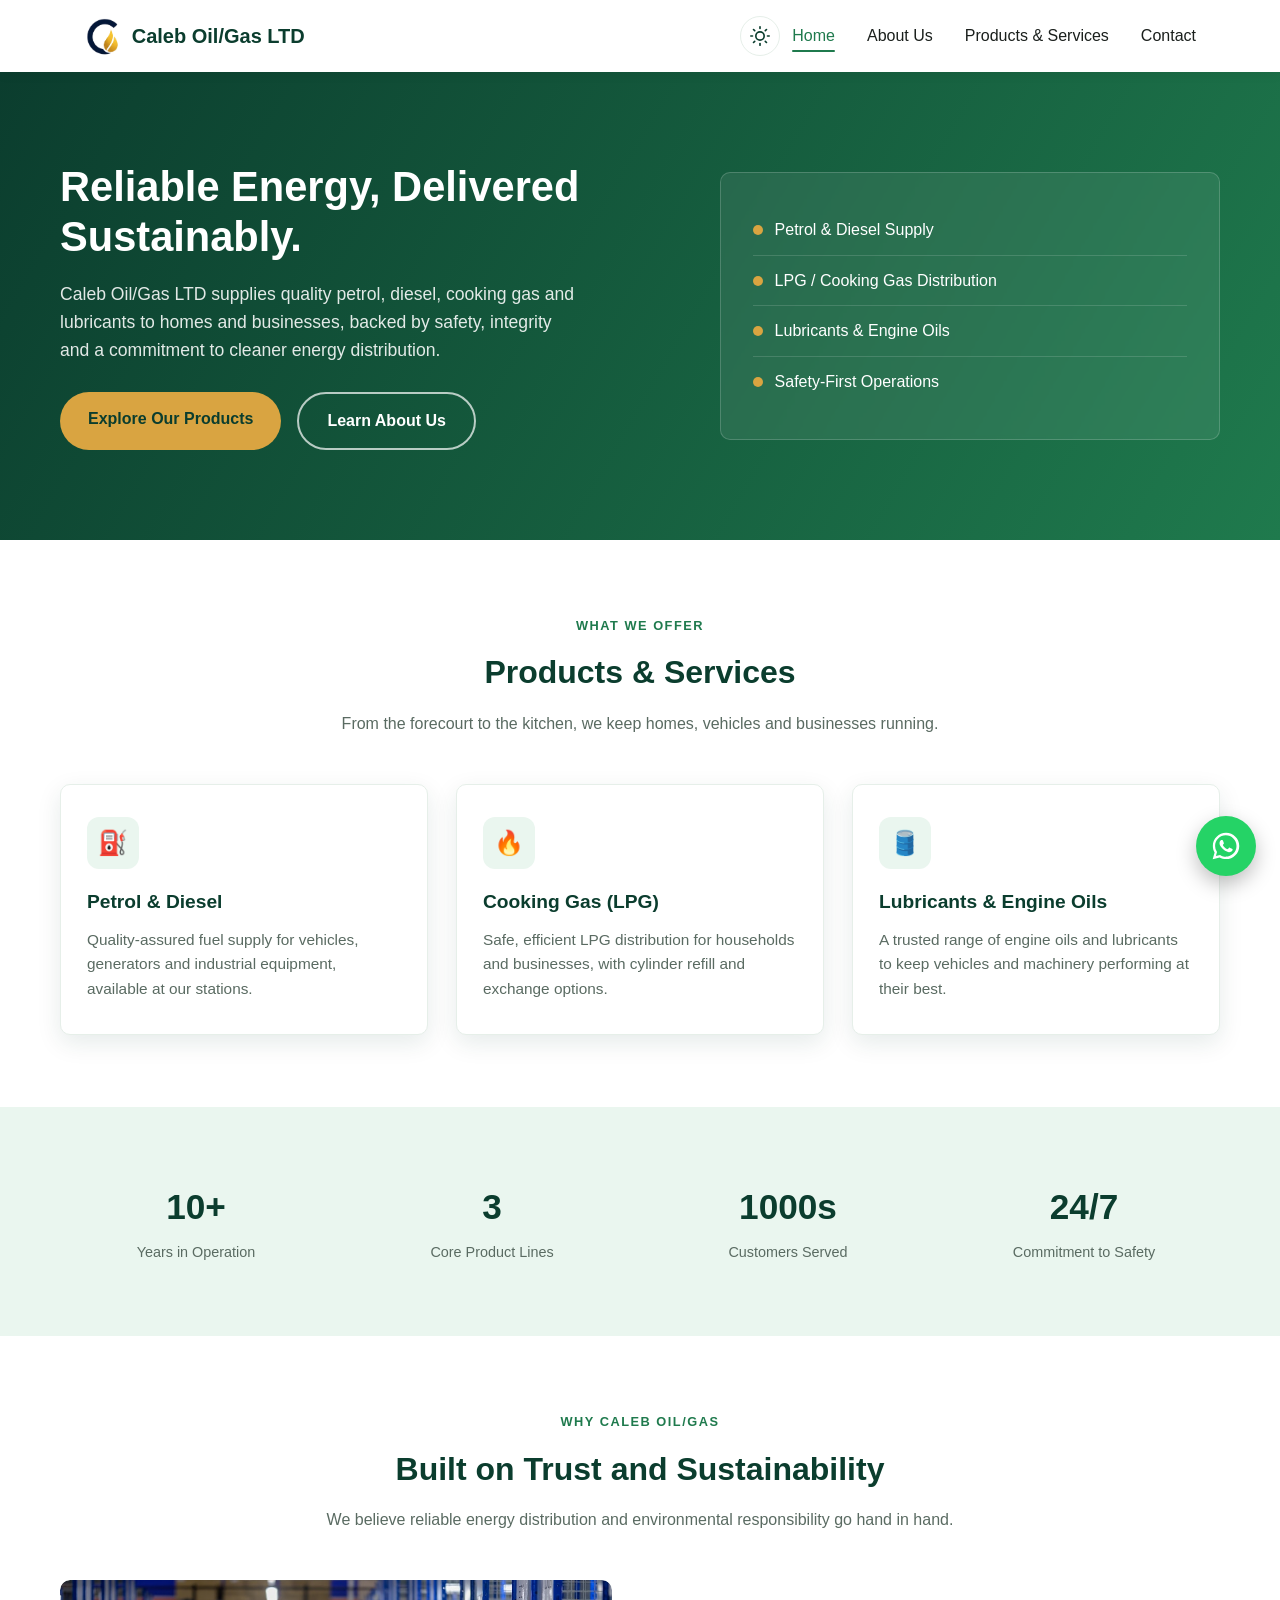
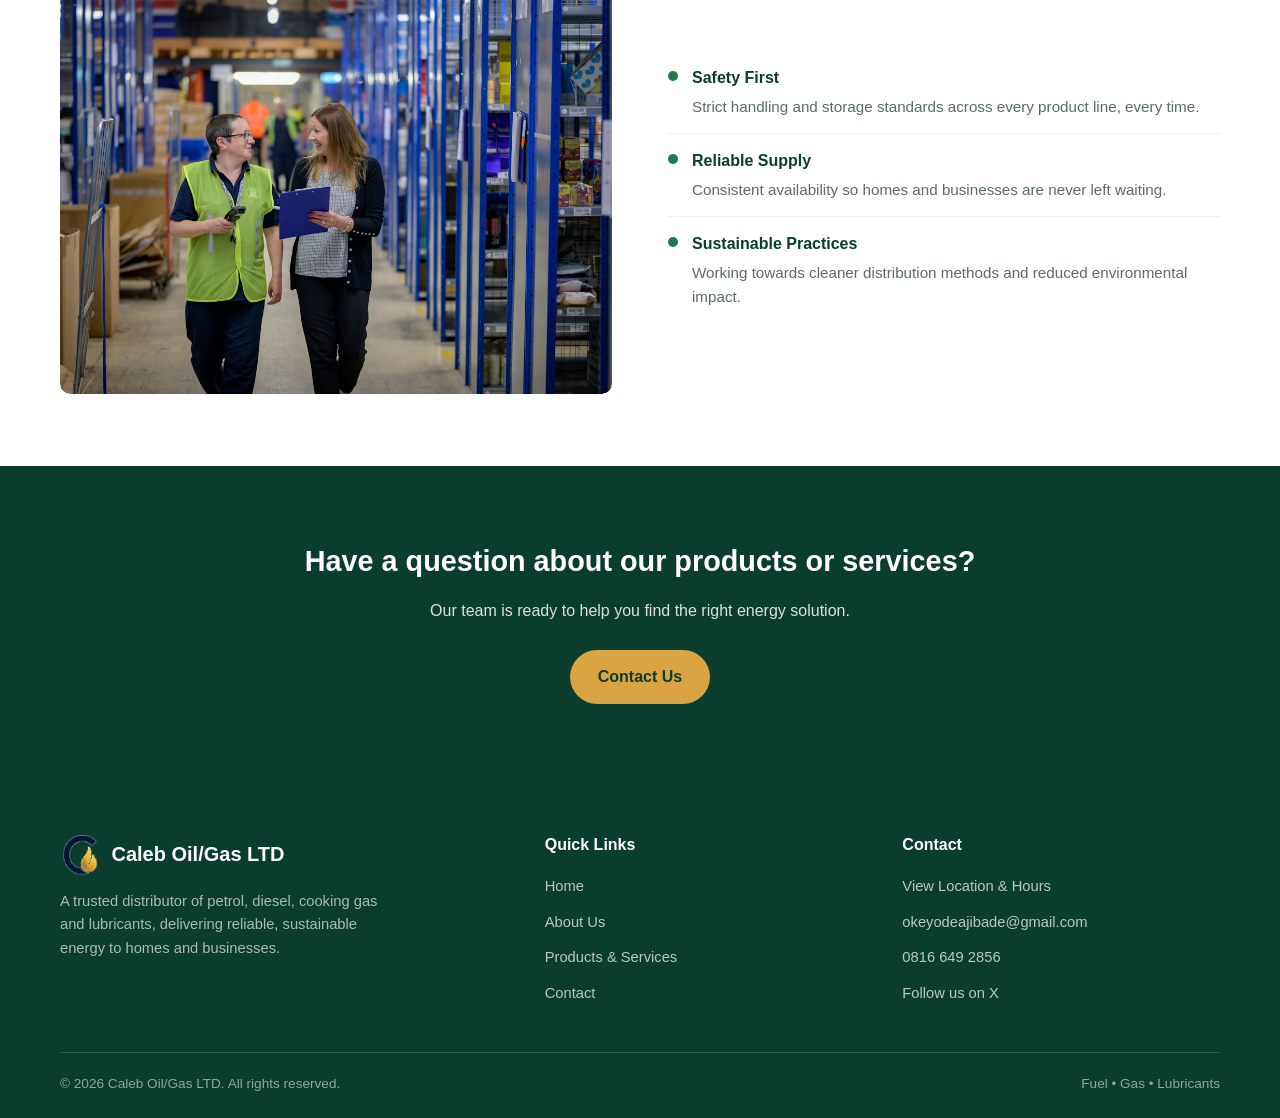
<file: index.html>
<!DOCTYPE html>
<html lang="en">
<head>
<meta charset="UTF-8" />
<script>
(function () {
  var saved = localStorage.getItem("theme");
  var theme = saved || (window.matchMedia("(prefers-color-scheme: dark)").matches ? "dark" : "light");
  document.documentElement.setAttribute("data-theme", theme);
})();
</script>
<meta name="viewport" content="width=device-width, initial-scale=1.0" />
<title>Caleb Oil/Gas LTD | Fuel, LPG &amp; Lubricants You Can Trust</title>
<meta name="description" content="Caleb Oil/Gas LTD is a trusted distributor of petrol, diesel, cooking gas (LPG) and lubricants, delivering clean, reliable energy to homes and businesses." />
<link rel="icon" type="image/png" sizes="32x32" href="assets/images/favicon-32.png" />
<link rel="icon" type="image/png" sizes="16x16" href="assets/images/favicon-16.png" />
<link rel="apple-touch-icon" href="assets/images/favicon-180.png" />
<link rel="canonical" href="https://caleb-oil-gas-ltd.netlify.app/" />
<meta property="og:type" content="website" />
<meta property="og:site_name" content="Caleb Oil/Gas LTD" />
<meta property="og:url" content="https://caleb-oil-gas-ltd.netlify.app/" />
<meta property="og:title" content="Caleb Oil/Gas LTD | Fuel, LPG & Lubricants You Can Trust" />
<meta property="og:description" content="Trusted distributor of petrol, diesel, cooking gas (LPG) and lubricants, delivering clean, reliable energy to homes and businesses." />
<meta property="og:image" content="https://caleb-oil-gas-ltd.netlify.app/assets/images/fuel-pump.jpg" />
<meta name="twitter:card" content="summary_large_image" />
<meta name="twitter:title" content="Caleb Oil/Gas LTD" />
<meta name="twitter:description" content="Trusted distributor of petrol, diesel, cooking gas (LPG) and lubricants." />
<meta name="twitter:image" content="https://caleb-oil-gas-ltd.netlify.app/assets/images/fuel-pump.jpg" />
<meta name="twitter:site" content="@aj_boyx" />
<script type="application/ld+json">
{
  "@context": "https://schema.org",
  "@type": "GasStation",
  "name": "Caleb Oil/Gas LTD",
  "description": "Distributor of petrol, diesel, cooking gas (LPG) and lubricants for homes and businesses.",
  "url": "https://caleb-oil-gas-ltd.netlify.app/",
  "telephone": "+2348166492856",
  "email": "okeyodeajibade@gmail.com",
  "image": "https://caleb-oil-gas-ltd.netlify.app/assets/images/fuel-pump.jpg",
  "address": {
    "@type": "PostalAddress",
    "streetAddress": "7 Iworoko Road",
    "addressLocality": "Ado-Ekiti",
    "addressRegion": "Ekiti State",
    "addressCountry": "NG"
  },
  "sameAs": ["https://x.com/aj_boyx"],
  "openingHours": ["Mo-Fr 07:00-19:00", "Sa 08:00-18:00", "Su 09:00-16:00"]
}
</script>
<link rel="stylesheet" href="css/style.css" />
</head>
<body>

<header class="site-header">
  <nav class="nav">
    <a href="index.html" class="brand">
      <img src="assets/images/logo-icon.png" alt="Caleb Oil/Gas LTD logo" class="brand-mark" />
      Caleb Oil/Gas LTD
    </a>
    <div class="nav-right">
      <button class="theme-toggle" aria-label="Switch to dark mode" title="Switch to dark mode">
        <svg class="icon-sun" viewBox="0 0 24 24" fill="none" stroke="currentColor" stroke-width="2" stroke-linecap="round" stroke-linejoin="round"><circle cx="12" cy="12" r="5"/><line x1="12" y1="1" x2="12" y2="3"/><line x1="12" y1="21" x2="12" y2="23"/><line x1="4.22" y1="4.22" x2="5.64" y2="5.64"/><line x1="18.36" y1="18.36" x2="19.78" y2="19.78"/><line x1="1" y1="12" x2="3" y2="12"/><line x1="21" y1="12" x2="23" y2="12"/><line x1="4.22" y1="19.78" x2="5.64" y2="18.36"/><line x1="18.36" y1="5.64" x2="19.78" y2="4.22"/></svg>
        <svg class="icon-moon" viewBox="0 0 24 24" fill="currentColor"><path d="M21 12.79A9 9 0 1111.21 3 7 7 0 0021 12.79z"/></svg>
      </button>
      <button class="menu-toggle" aria-label="Toggle menu">
        <span></span><span></span><span></span>
      </button>
      <ul class="nav-links">
        <li><a href="index.html" class="active">Home</a></li>
        <li><a href="about.html">About Us</a></li>
        <li><a href="products.html">Products &amp; Services</a></li>
        <li><a href="contact.html">Contact</a></li>
      </ul>
    </div>
  </nav>
</header>

<section class="hero">
  <div class="hero-inner">
    <div>
      <h1>Reliable Energy, Delivered Sustainably.</h1>
      <p>Caleb Oil/Gas LTD supplies quality petrol, diesel, cooking gas and lubricants to homes and businesses, backed by safety, integrity and a commitment to cleaner energy distribution.</p>
      <div class="hero-buttons">
        <a href="products.html" class="btn btn-primary">Explore Our Products</a>
        <a href="about.html" class="btn btn-outline">Learn About Us</a>
      </div>
    </div>
    <div class="hero-graphic">
      <ul>
        <li><span class="dot"></span> Petrol &amp; Diesel Supply</li>
        <li><span class="dot"></span> LPG / Cooking Gas Distribution</li>
        <li><span class="dot"></span> Lubricants &amp; Engine Oils</li>
        <li><span class="dot"></span> Safety-First Operations</li>
      </ul>
    </div>
  </div>
</section>

<section>
  <div class="section-header reveal">
    <span class="eyebrow">What We Offer</span>
    <h2>Products &amp; Services</h2>
    <p>From the forecourt to the kitchen, we keep homes, vehicles and businesses running.</p>
  </div>
  <div class="grid reveal-group">
    <div class="card reveal">
      <div class="card-icon">⛽</div>
      <h3>Petrol &amp; Diesel</h3>
      <p>Quality-assured fuel supply for vehicles, generators and industrial equipment, available at our stations.</p>
    </div>
    <div class="card reveal">
      <div class="card-icon">🔥</div>
      <h3>Cooking Gas (LPG)</h3>
      <p>Safe, efficient LPG distribution for households and businesses, with cylinder refill and exchange options.</p>
    </div>
    <div class="card reveal">
      <div class="card-icon">🛢️</div>
      <h3>Lubricants &amp; Engine Oils</h3>
      <p>A trusted range of engine oils and lubricants to keep vehicles and machinery performing at their best.</p>
    </div>
  </div>
</section>

<section class="stats">
  <div class="stats-grid reveal-group">
    <div class="reveal">
      <div class="stat-num">10+</div>
      <div class="stat-label">Years in Operation</div>
    </div>
    <div class="reveal">
      <div class="stat-num">3</div>
      <div class="stat-label">Core Product Lines</div>
    </div>
    <div class="reveal">
      <div class="stat-num">1000s</div>
      <div class="stat-label">Customers Served</div>
    </div>
    <div class="reveal">
      <div class="stat-num">24/7</div>
      <div class="stat-label">Commitment to Safety</div>
    </div>
  </div>
</section>

<section>
  <div class="section-header reveal">
    <span class="eyebrow">Why Caleb Oil/Gas</span>
    <h2>Built on Trust and Sustainability</h2>
    <p>We believe reliable energy distribution and environmental responsibility go hand in hand.</p>
  </div>
  <div class="two-col">
    <div class="img-placeholder img-photo reveal">
      <img src="assets/images/warehouse-team.jpg" alt="Caleb Oil/Gas LTD team at a distribution warehouse" loading="lazy" />
    </div>
    <ul class="value-list reveal">
      <li>
        <span class="dot" style="background:var(--green); margin-top:6px;"></span>
        <div>
          <h4>Safety First</h4>
          <p>Strict handling and storage standards across every product line, every time.</p>
        </div>
      </li>
      <li>
        <span class="dot" style="background:var(--green); margin-top:6px;"></span>
        <div>
          <h4>Reliable Supply</h4>
          <p>Consistent availability so homes and businesses are never left waiting.</p>
        </div>
      </li>
      <li>
        <span class="dot" style="background:var(--green); margin-top:6px;"></span>
        <div>
          <h4>Sustainable Practices</h4>
          <p>Working towards cleaner distribution methods and reduced environmental impact.</p>
        </div>
      </li>
    </ul>
  </div>
</section>

<section class="cta-band">
  <h2>Have a question about our products or services?</h2>
  <p>Our team is ready to help you find the right energy solution.</p>
  <a href="contact.html" class="btn btn-primary">Contact Us</a>
</section>

<footer class="site-footer">
  <div class="footer-grid">
    <div class="footer-brand">
      <a href="index.html" class="brand">
        <img src="assets/images/logo-icon.png" alt="Caleb Oil/Gas LTD logo" class="brand-mark" />
        Caleb Oil/Gas LTD
      </a>
      <p>A trusted distributor of petrol, diesel, cooking gas and lubricants, delivering reliable, sustainable energy to homes and businesses.</p>
    </div>
    <div class="footer-col">
      <h4>Quick Links</h4>
      <ul>
        <li><a href="index.html">Home</a></li>
        <li><a href="about.html">About Us</a></li>
        <li><a href="products.html">Products &amp; Services</a></li>
        <li><a href="contact.html">Contact</a></li>
      </ul>
    </div>
    <div class="footer-col">
      <h4>Contact</h4>
      <ul>
        <li><a href="contact.html">View Location &amp; Hours</a></li>
        <li><a href="mailto:okeyodeajibade@gmail.com">okeyodeajibade@gmail.com</a></li>
        <li><a href="tel:+2348166492856">0816 649 2856</a></li>
        <li><a href="https://x.com/aj_boyx?s=11" target="_blank" rel="noopener noreferrer">Follow us on X</a></li>
      </ul>
    </div>
  </div>
  <div class="footer-bottom">
    <span>© 2026 Caleb Oil/Gas LTD. All rights reserved.</span>
    <span>Fuel • Gas • Lubricants</span>
  </div>
</footer>

<a href="https://wa.me/2348166492856?text=Hello%20Caleb%20Oil%2FGas%20LTD%2C%20I%27d%20like%20to%20enquire%20about%20your%20products." class="whatsapp-float" target="_blank" rel="noopener noreferrer" aria-label="Chat with us on WhatsApp">
  <svg viewBox="0 0 24 24"><path d="M12.04 2c-5.46 0-9.91 4.45-9.91 9.91 0 1.75.46 3.45 1.32 4.95L2 22l5.25-1.38c1.45.79 3.08 1.21 4.79 1.21 5.46 0 9.91-4.45 9.91-9.91S17.5 2 12.04 2zm0 18.02c-1.48 0-2.93-.4-4.19-1.15l-.3-.18-3.12.82.83-3.04-.19-.31a8.02 8.02 0 0 1-1.24-4.25c0-4.42 3.6-8.02 8.02-8.02 4.42 0 8.02 3.6 8.02 8.02 0 4.42-3.6 8.02-8.02 8.02zm4.4-6.02c-.24-.12-1.43-.7-1.65-.78-.22-.08-.38-.12-.54.12-.16.24-.62.78-.76.94-.14.16-.28.18-.52.06-.24-.12-1.02-.38-1.94-1.2-.72-.64-1.2-1.43-1.34-1.67-.14-.24-.02-.37.1-.49.11-.11.24-.28.36-.42.12-.14.16-.24.24-.4.08-.16.04-.3-.02-.42-.06-.12-.54-1.3-.74-1.78-.2-.47-.4-.4-.54-.41h-.46c-.16 0-.42.06-.64.3-.22.24-.84.82-.84 2s.86 2.32.98 2.48c.12.16 1.7 2.6 4.12 3.64.58.25 1.03.4 1.38.51.58.18 1.11.16 1.53.1.47-.07 1.43-.58 1.63-1.15.2-.56.2-1.04.14-1.14-.06-.1-.22-.16-.46-.28z"/></svg>
</a>
<script src="js/main.js"></script>
</body>
</html>
</file>
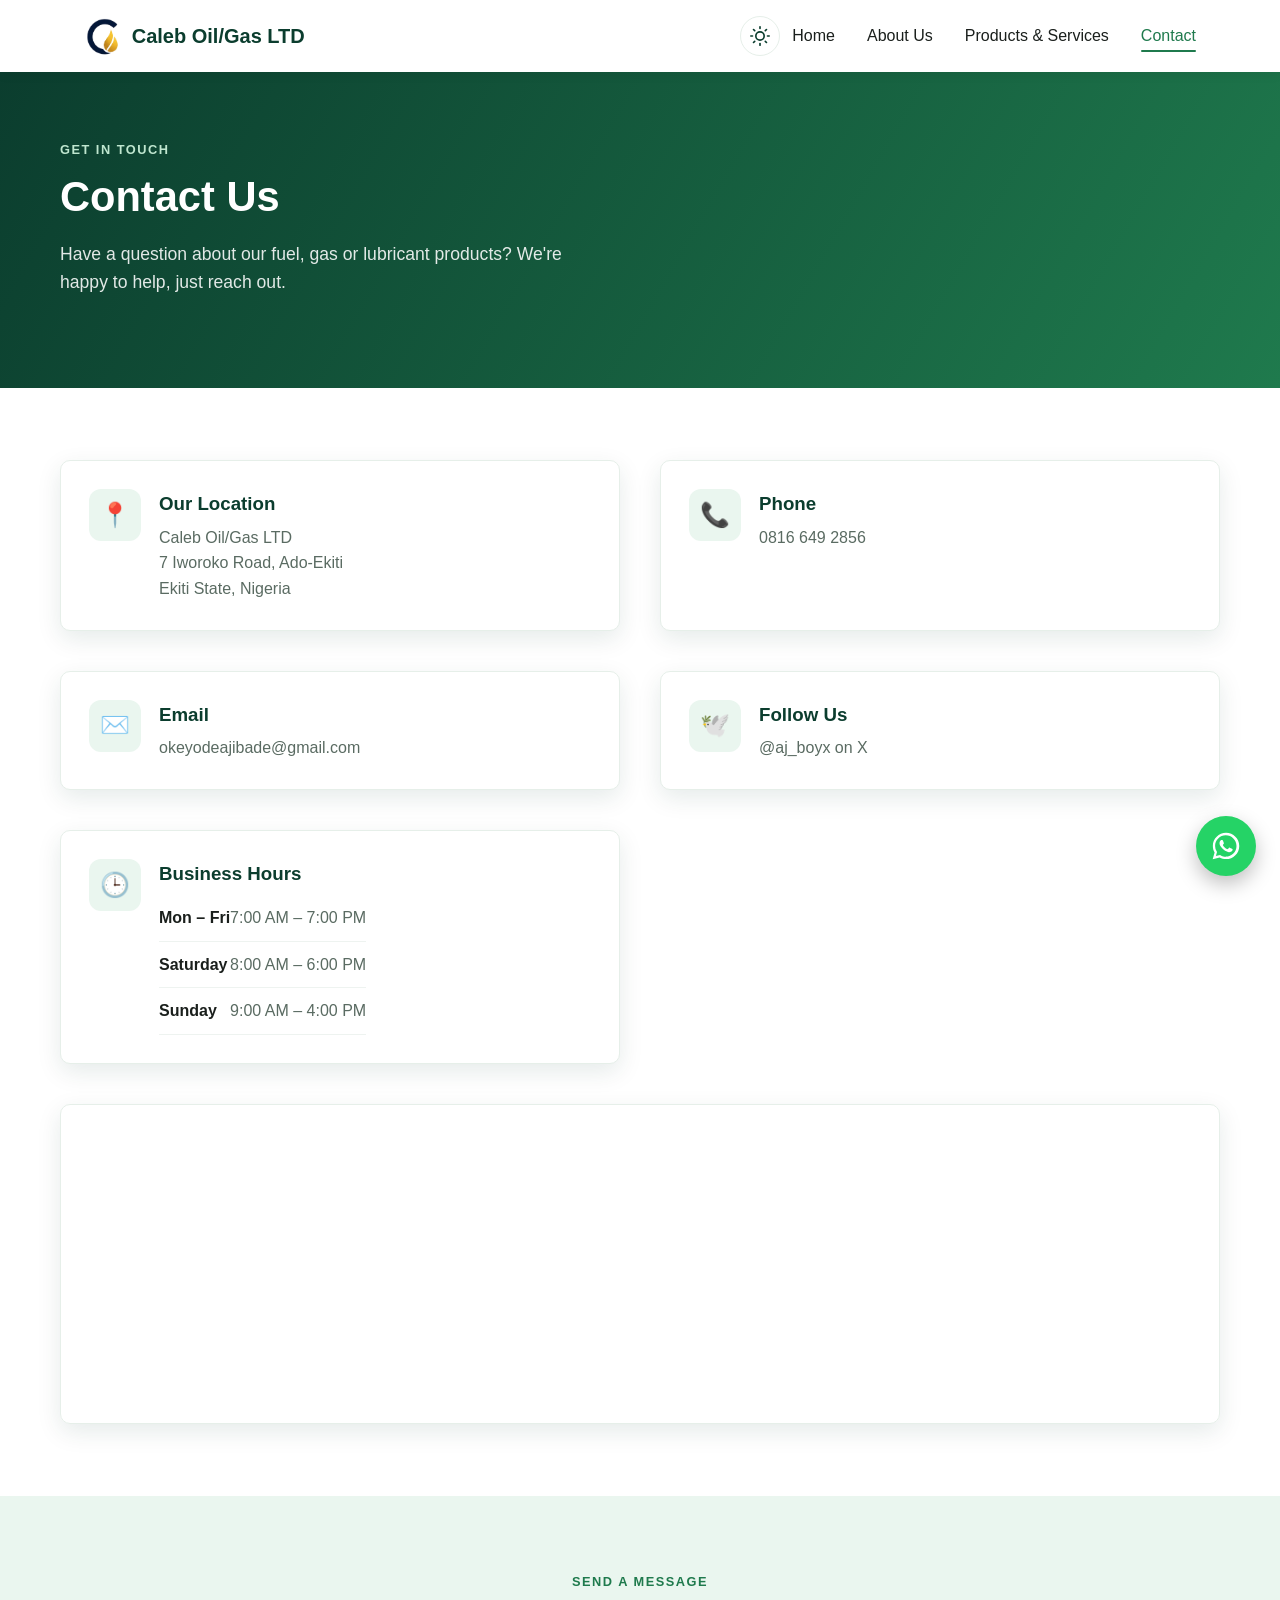
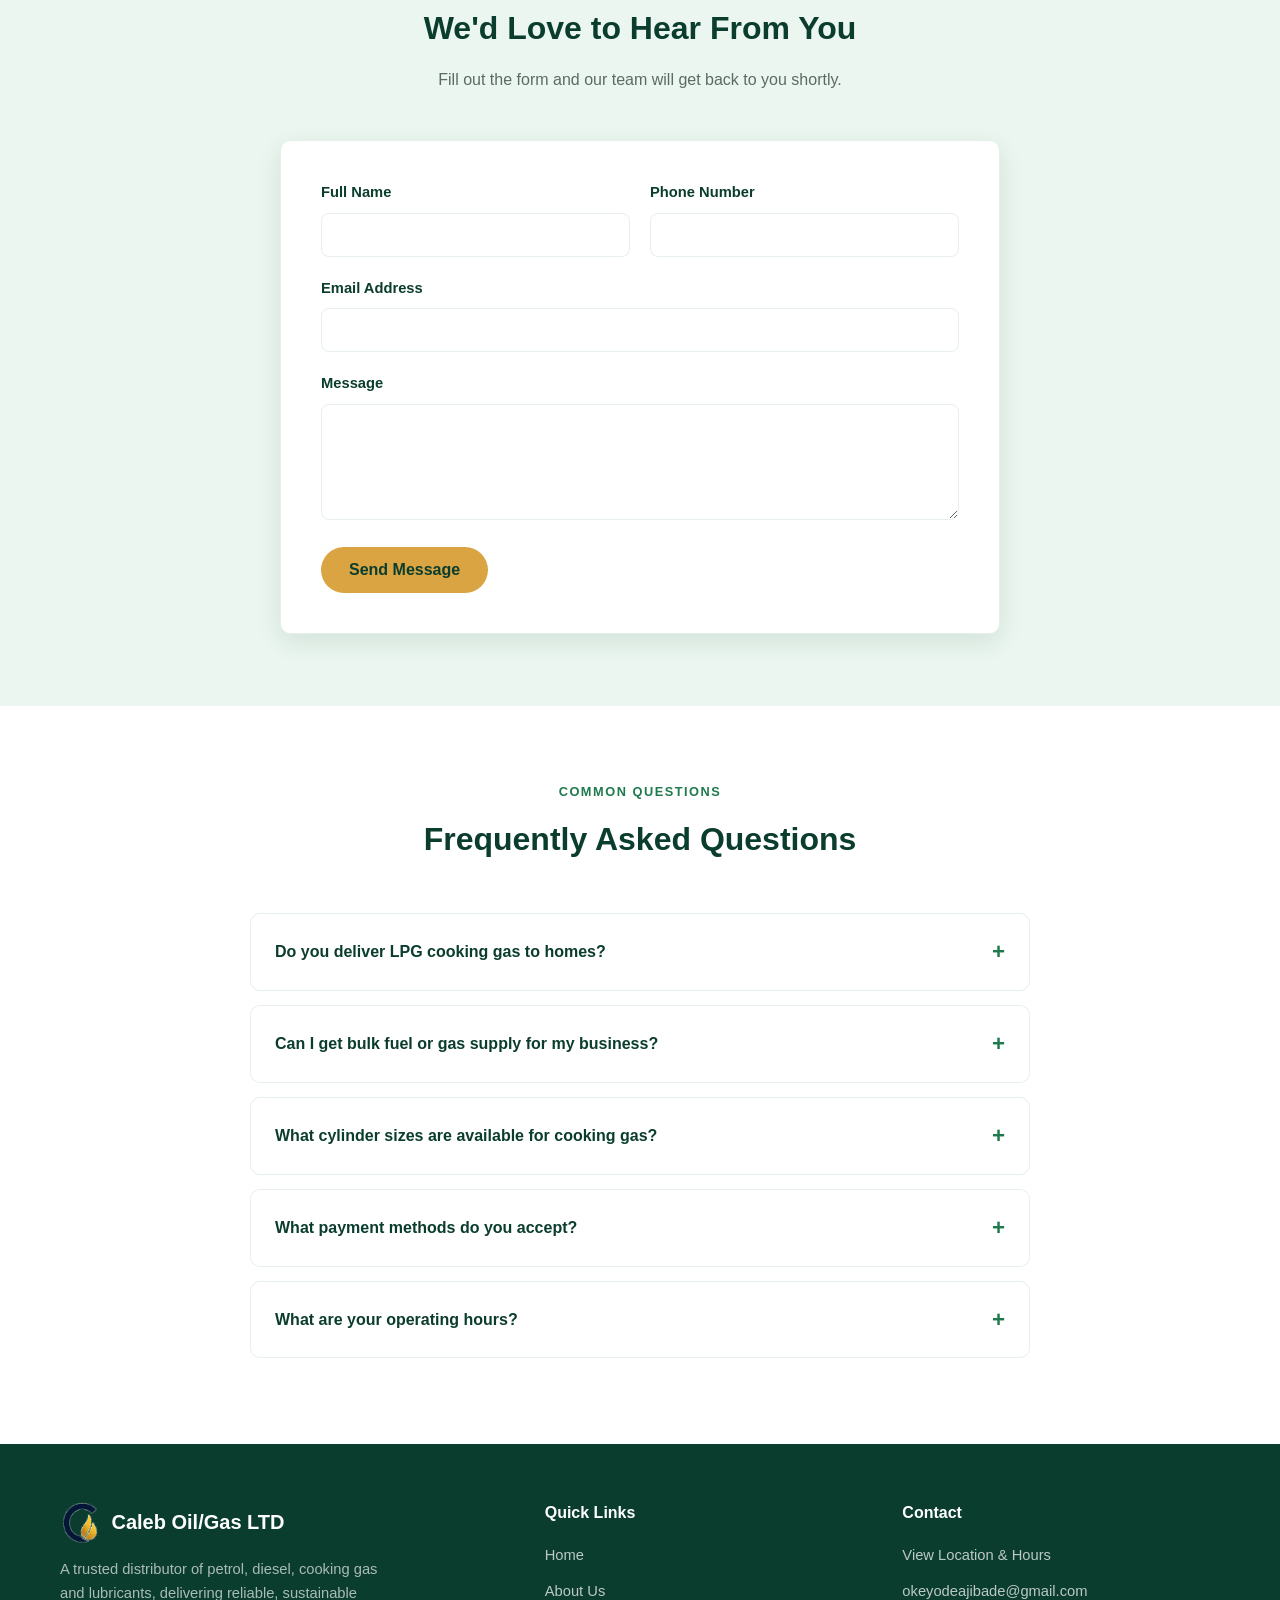
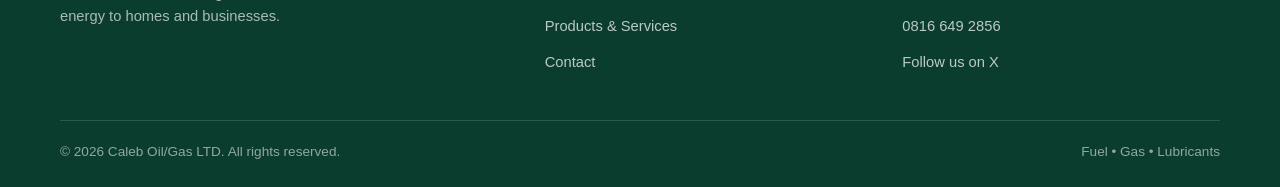
<file: contact.html>
<!DOCTYPE html>
<html lang="en">
<head>
<meta charset="UTF-8" />
<script>
(function () {
  var saved = localStorage.getItem("theme");
  var theme = saved || (window.matchMedia("(prefers-color-scheme: dark)").matches ? "dark" : "light");
  document.documentElement.setAttribute("data-theme", theme);
})();
</script>
<meta name="viewport" content="width=device-width, initial-scale=1.0" />
<title>Contact Us | Caleb Oil/Gas LTD</title>
<meta name="description" content="Get in touch with Caleb Oil/Gas LTD. Find our location, phone, email and business hours." />
<link rel="icon" type="image/png" sizes="32x32" href="assets/images/favicon-32.png" />
<link rel="icon" type="image/png" sizes="16x16" href="assets/images/favicon-16.png" />
<link rel="apple-touch-icon" href="assets/images/favicon-180.png" />
<link rel="canonical" href="https://caleb-oil-gas-ltd.netlify.app/contact.html" />
<meta property="og:type" content="website" />
<meta property="og:site_name" content="Caleb Oil/Gas LTD" />
<meta property="og:url" content="https://caleb-oil-gas-ltd.netlify.app/contact.html" />
<meta property="og:title" content="Contact Us | Caleb Oil/Gas LTD" />
<meta property="og:description" content="Find our location, phone, email and business hours." />
<meta property="og:image" content="https://caleb-oil-gas-ltd.netlify.app/assets/images/fuel-pump.jpg" />
<meta name="twitter:card" content="summary_large_image" />
<meta name="twitter:site" content="@aj_boyx" />
<link rel="stylesheet" href="css/style.css" />
</head>
<body>

<header class="site-header">
  <nav class="nav">
    <a href="index.html" class="brand">
      <img src="assets/images/logo-icon.png" alt="Caleb Oil/Gas LTD logo" class="brand-mark" />
      Caleb Oil/Gas LTD
    </a>
    <div class="nav-right">
      <button class="theme-toggle" aria-label="Switch to dark mode" title="Switch to dark mode">
        <svg class="icon-sun" viewBox="0 0 24 24" fill="none" stroke="currentColor" stroke-width="2" stroke-linecap="round" stroke-linejoin="round"><circle cx="12" cy="12" r="5"/><line x1="12" y1="1" x2="12" y2="3"/><line x1="12" y1="21" x2="12" y2="23"/><line x1="4.22" y1="4.22" x2="5.64" y2="5.64"/><line x1="18.36" y1="18.36" x2="19.78" y2="19.78"/><line x1="1" y1="12" x2="3" y2="12"/><line x1="21" y1="12" x2="23" y2="12"/><line x1="4.22" y1="19.78" x2="5.64" y2="18.36"/><line x1="18.36" y1="5.64" x2="19.78" y2="4.22"/></svg>
        <svg class="icon-moon" viewBox="0 0 24 24" fill="currentColor"><path d="M21 12.79A9 9 0 1111.21 3 7 7 0 0021 12.79z"/></svg>
      </button>
      <button class="menu-toggle" aria-label="Toggle menu">
        <span></span><span></span><span></span>
      </button>
      <ul class="nav-links">
        <li><a href="index.html">Home</a></li>
        <li><a href="about.html">About Us</a></li>
        <li><a href="products.html">Products &amp; Services</a></li>
        <li><a href="contact.html" class="active">Contact</a></li>
      </ul>
    </div>
  </nav>
</header>

<section class="hero" style="padding: 64px 24px;">
  <div class="hero-inner" style="grid-template-columns: 1fr;">
    <div>
      <span class="eyebrow" style="color:#bfe6cf;">Get in Touch</span>
      <h1 style="margin-top:10px;">Contact Us</h1>
      <p>Have a question about our fuel, gas or lubricant products? We're happy to help, just reach out.</p>
    </div>
  </div>
</section>

<section>
  <div class="contact-grid reveal-group">
    <div class="contact-card reveal">
      <div class="card-icon">📍</div>
      <div>
        <h3>Our Location</h3>
        <p>Caleb Oil/Gas LTD<br />7 Iworoko Road, Ado-Ekiti<br />Ekiti State, Nigeria</p>
      </div>
    </div>
    <div class="contact-card reveal">
      <div class="card-icon">📞</div>
      <div>
        <h3>Phone</h3>
        <p><a href="tel:+2348166492856">0816 649 2856</a></p>
      </div>
    </div>
    <div class="contact-card reveal">
      <div class="card-icon">✉️</div>
      <div>
        <h3>Email</h3>
        <p><a href="mailto:okeyodeajibade@gmail.com">okeyodeajibade@gmail.com</a></p>
      </div>
    </div>
    <div class="contact-card reveal">
      <div class="card-icon">🕊️</div>
      <div>
        <h3>Follow Us</h3>
        <p><a href="https://x.com/aj_boyx?s=11" target="_blank" rel="noopener noreferrer">@aj_boyx on X</a></p>
      </div>
    </div>
    <div class="contact-card reveal">
      <div class="card-icon">🕒</div>
      <div>
        <h3>Business Hours</h3>
        <ul class="hours-list" style="margin-top:6px;">
          <li><span>Mon – Fri</span><span>7:00 AM – 7:00 PM</span></li>
          <li><span>Saturday</span><span>8:00 AM – 6:00 PM</span></li>
          <li><span>Sunday</span><span>9:00 AM – 4:00 PM</span></li>
        </ul>
      </div>
    </div>
    <div class="map-embed reveal">
      <iframe
        src="https://www.google.com/maps?q=Iworoko+Road,+Ado-Ekiti,+Ekiti+State,+Nigeria&output=embed"
        width="100%"
        height="100%"
        style="border:0;"
        allowfullscreen=""
        loading="lazy"
        referrerpolicy="no-referrer-when-downgrade"
        title="Caleb Oil/Gas LTD location on Iworoko Road, Ado-Ekiti">
      </iframe>
    </div>
  </div>
</section>

<section style="background: var(--green-pale);">
  <div class="section-header reveal">
    <span class="eyebrow">Send a Message</span>
    <h2>We'd Love to Hear From You</h2>
    <p>Fill out the form and our team will get back to you shortly.</p>
  </div>
  <form name="contact" method="POST" data-netlify="true" netlify-honeypot="bot-field" class="contact-form reveal" action="/thank-you.html">
    <input type="hidden" name="form-name" value="contact" />
    <p class="hidden-field">
      <label>Don't fill this out if you're human: <input name="bot-field" /></label>
    </p>
    <div class="form-row">
      <div class="form-group">
        <label for="name">Full Name</label>
        <input type="text" id="name" name="name" required />
      </div>
      <div class="form-group">
        <label for="phone">Phone Number</label>
        <input type="tel" id="phone" name="phone" required />
      </div>
    </div>
    <div class="form-group">
      <label for="email">Email Address</label>
      <input type="email" id="email" name="email" required />
    </div>
    <div class="form-group">
      <label for="message">Message</label>
      <textarea id="message" name="message" rows="5" required></textarea>
    </div>
    <button type="submit" class="btn btn-primary">Send Message</button>
  </form>
</section>

<section>
  <div class="section-header reveal">
    <span class="eyebrow">Common Questions</span>
    <h2>Frequently Asked Questions</h2>
  </div>
  <div class="faq-list">
    <details class="faq-item reveal">
      <summary>Do you deliver LPG cooking gas to homes?</summary>
      <div class="faq-content"><p>Yes, we offer cylinder refill and exchange services for homes and businesses. Contact us with your location and cylinder size to check availability in your area.</p></div>
    </details>
    <details class="faq-item reveal">
      <summary>Can I get bulk fuel or gas supply for my business?</summary>
      <div class="faq-content"><p>Yes, we supply petrol, diesel and LPG in bulk for businesses, restaurants and fleet operators. Reach out via phone, WhatsApp or the form above to discuss your requirements.</p></div>
    </details>
    <details class="faq-item reveal">
      <summary>What cylinder sizes are available for cooking gas?</summary>
      <div class="faq-content"><p>We stock a range of common cylinder sizes for household and commercial use. Call or message us to confirm current stock and pricing.</p></div>
    </details>
    <details class="faq-item reveal">
      <summary>What payment methods do you accept?</summary>
      <div class="faq-content"><p>We accept cash and bank transfer at our outlets. Contact us for details on payment options for bulk or business orders.</p></div>
    </details>
    <details class="faq-item reveal">
      <summary>What are your operating hours?</summary>
      <div class="faq-content"><p>We're open Monday to Saturday with reduced hours on Sunday (see the full schedule above). For urgent needs, message us on WhatsApp.</p></div>
    </details>
  </div>
</section>

<footer class="site-footer">
  <div class="footer-grid">
    <div class="footer-brand">
      <a href="index.html" class="brand">
        <img src="assets/images/logo-icon.png" alt="Caleb Oil/Gas LTD logo" class="brand-mark" />
        Caleb Oil/Gas LTD
      </a>
      <p>A trusted distributor of petrol, diesel, cooking gas and lubricants, delivering reliable, sustainable energy to homes and businesses.</p>
    </div>
    <div class="footer-col">
      <h4>Quick Links</h4>
      <ul>
        <li><a href="index.html">Home</a></li>
        <li><a href="about.html">About Us</a></li>
        <li><a href="products.html">Products &amp; Services</a></li>
        <li><a href="contact.html">Contact</a></li>
      </ul>
    </div>
    <div class="footer-col">
      <h4>Contact</h4>
      <ul>
        <li><a href="contact.html">View Location &amp; Hours</a></li>
        <li><a href="mailto:okeyodeajibade@gmail.com">okeyodeajibade@gmail.com</a></li>
        <li><a href="tel:+2348166492856">0816 649 2856</a></li>
        <li><a href="https://x.com/aj_boyx?s=11" target="_blank" rel="noopener noreferrer">Follow us on X</a></li>
      </ul>
    </div>
  </div>
  <div class="footer-bottom">
    <span>© 2026 Caleb Oil/Gas LTD. All rights reserved.</span>
    <span>Fuel • Gas • Lubricants</span>
  </div>
</footer>

<a href="https://wa.me/2348166492856?text=Hello%20Caleb%20Oil%2FGas%20LTD%2C%20I%27d%20like%20to%20enquire%20about%20your%20products." class="whatsapp-float" target="_blank" rel="noopener noreferrer" aria-label="Chat with us on WhatsApp">
  <svg viewBox="0 0 24 24"><path d="M12.04 2c-5.46 0-9.91 4.45-9.91 9.91 0 1.75.46 3.45 1.32 4.95L2 22l5.25-1.38c1.45.79 3.08 1.21 4.79 1.21 5.46 0 9.91-4.45 9.91-9.91S17.5 2 12.04 2zm0 18.02c-1.48 0-2.93-.4-4.19-1.15l-.3-.18-3.12.82.83-3.04-.19-.31a8.02 8.02 0 0 1-1.24-4.25c0-4.42 3.6-8.02 8.02-8.02 4.42 0 8.02 3.6 8.02 8.02 0 4.42-3.6 8.02-8.02 8.02zm4.4-6.02c-.24-.12-1.43-.7-1.65-.78-.22-.08-.38-.12-.54.12-.16.24-.62.78-.76.94-.14.16-.28.18-.52.06-.24-.12-1.02-.38-1.94-1.2-.72-.64-1.2-1.43-1.34-1.67-.14-.24-.02-.37.1-.49.11-.11.24-.28.36-.42.12-.14.16-.24.24-.4.08-.16.04-.3-.02-.42-.06-.12-.54-1.3-.74-1.78-.2-.47-.4-.4-.54-.41h-.46c-.16 0-.42.06-.64.3-.22.24-.84.82-.84 2s.86 2.32.98 2.48c.12.16 1.7 2.6 4.12 3.64.58.25 1.03.4 1.38.51.58.18 1.11.16 1.53.1.47-.07 1.43-.58 1.63-1.15.2-.56.2-1.04.14-1.14-.06-.1-.22-.16-.46-.28z"/></svg>
</a>
<script src="js/main.js"></script>
</body>
</html>
</file>
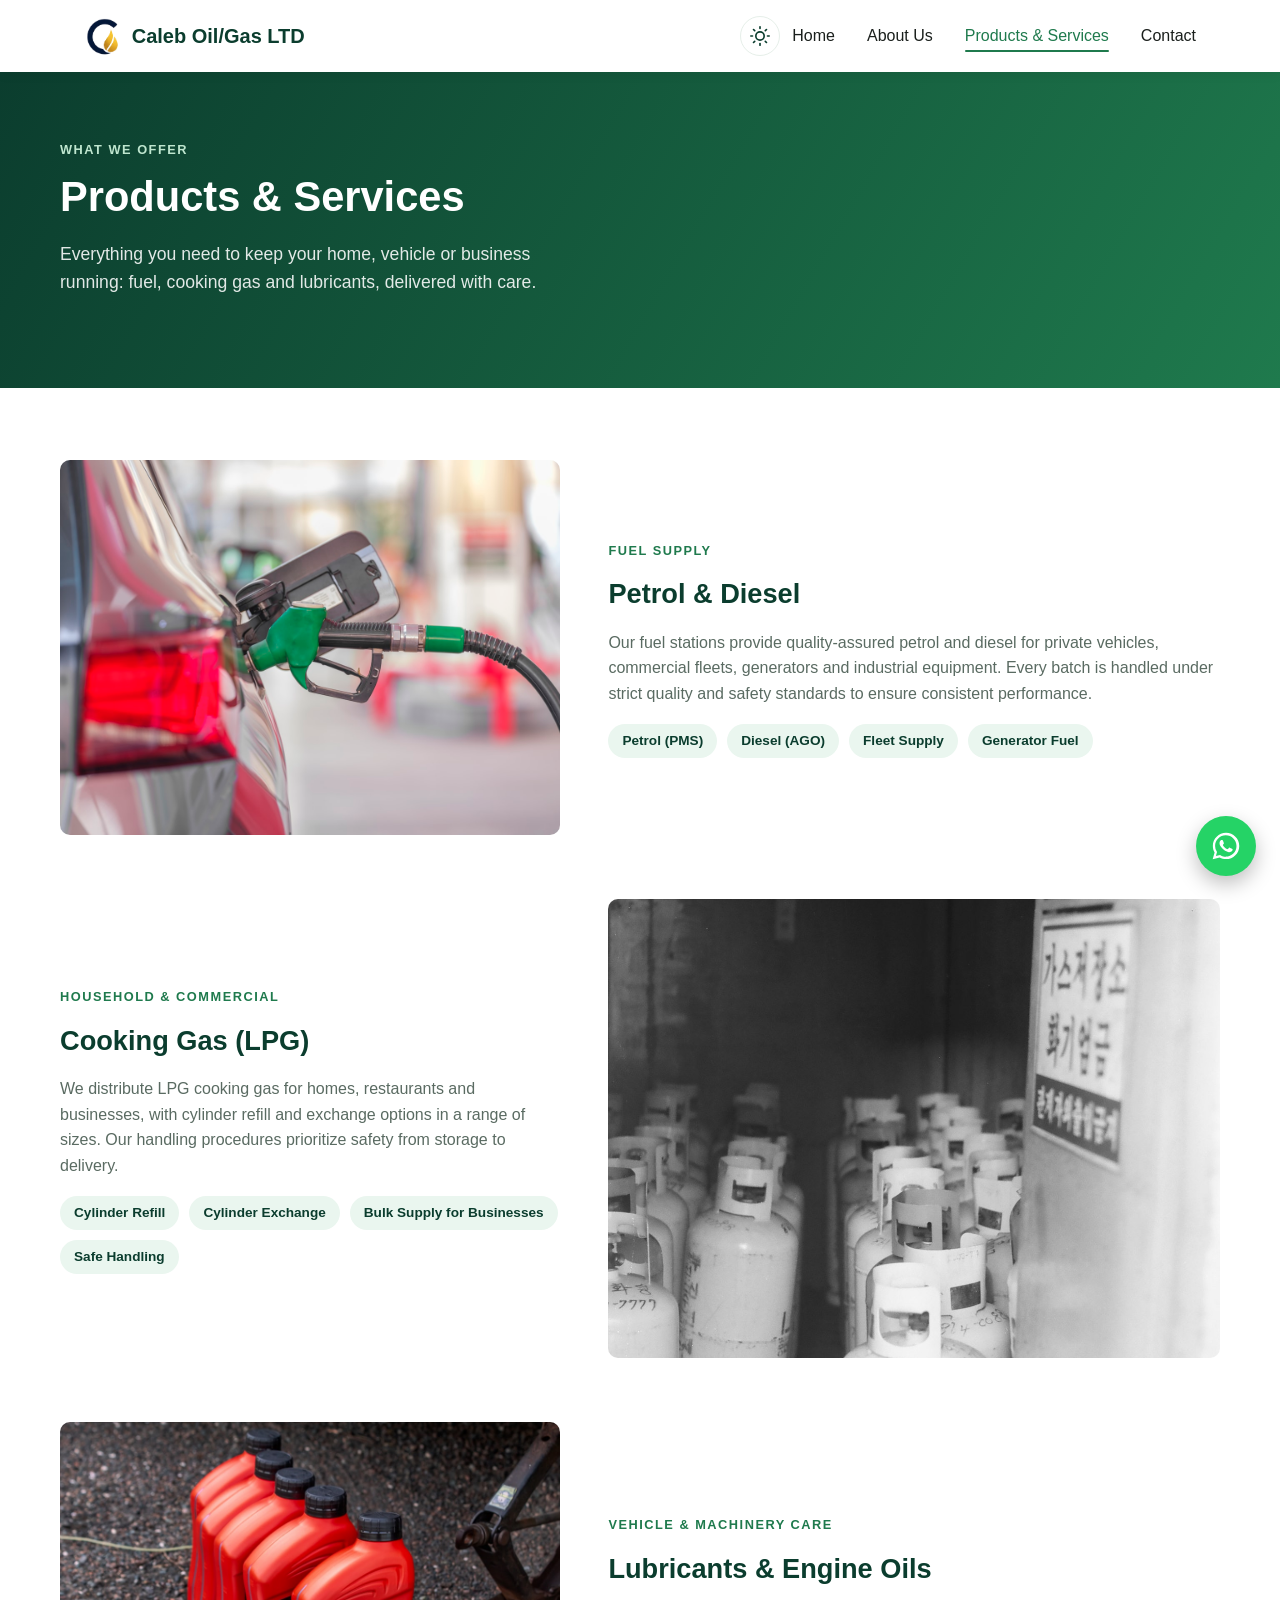
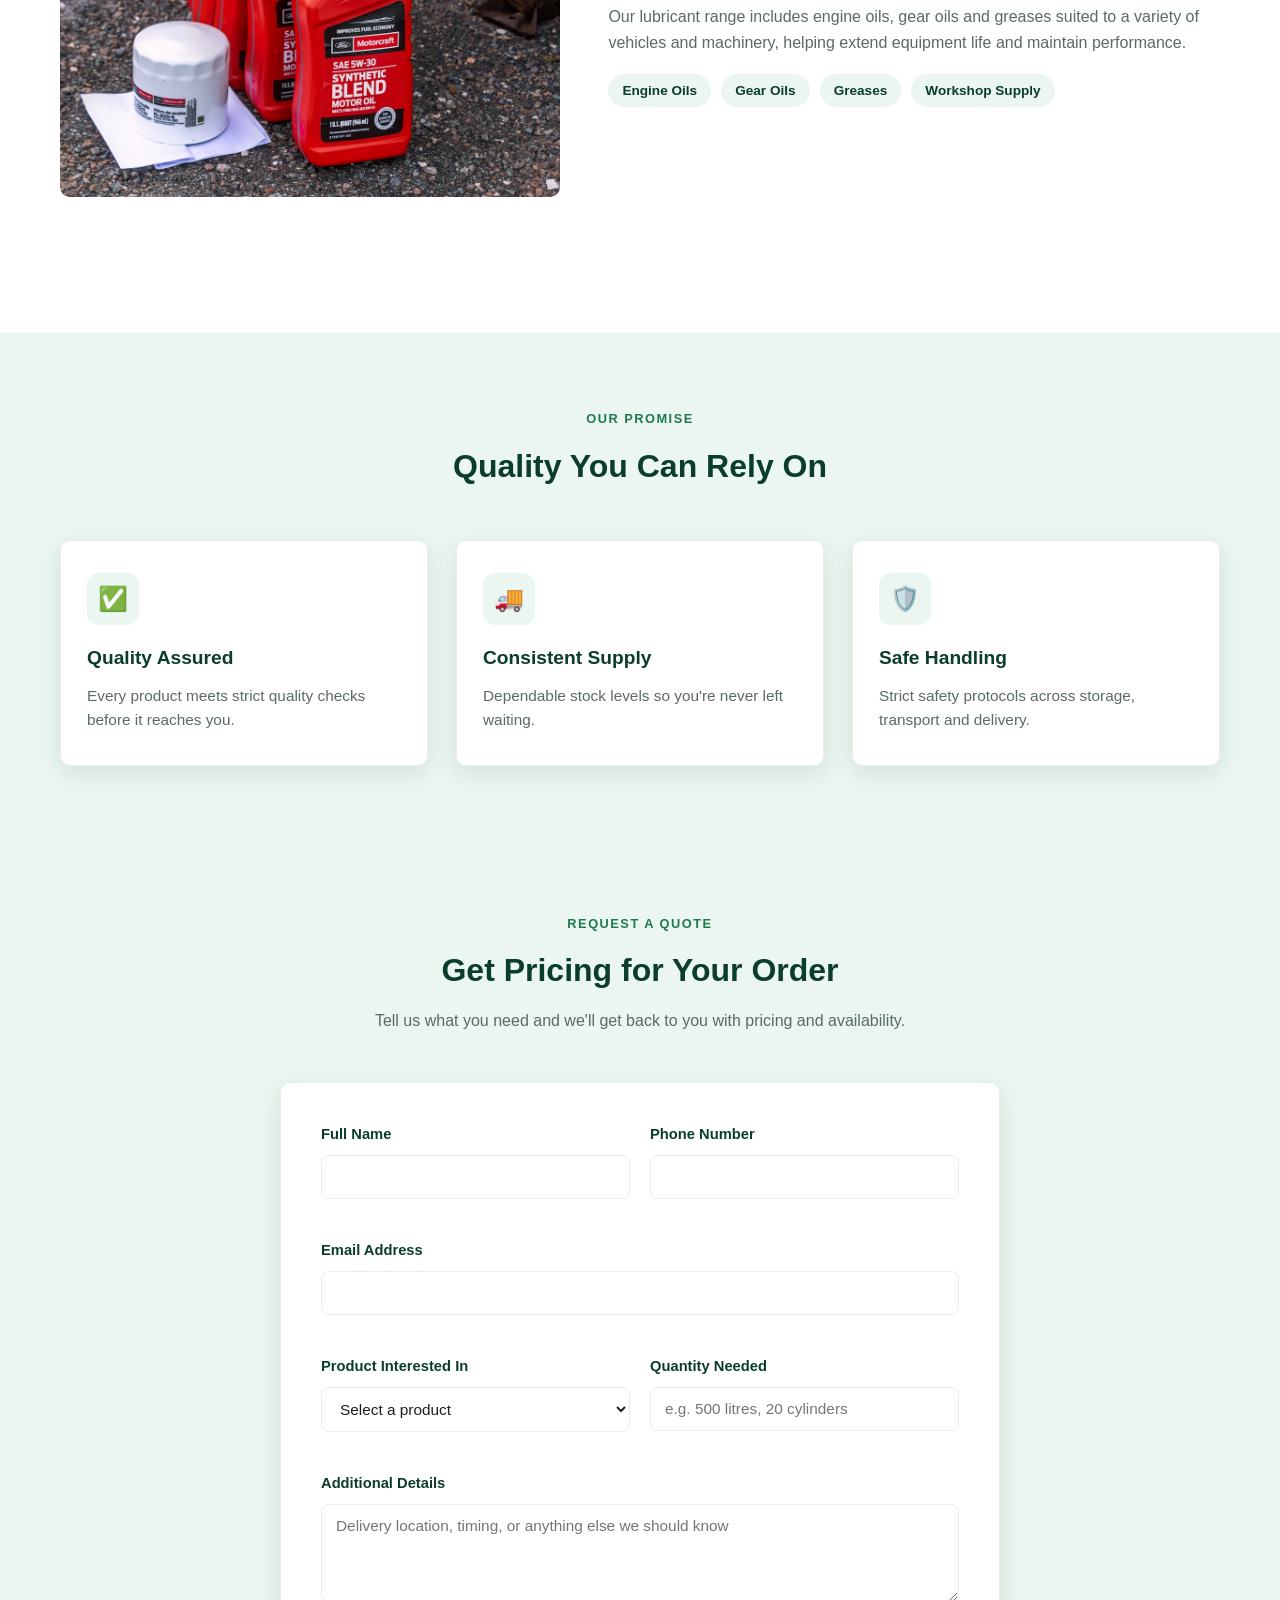
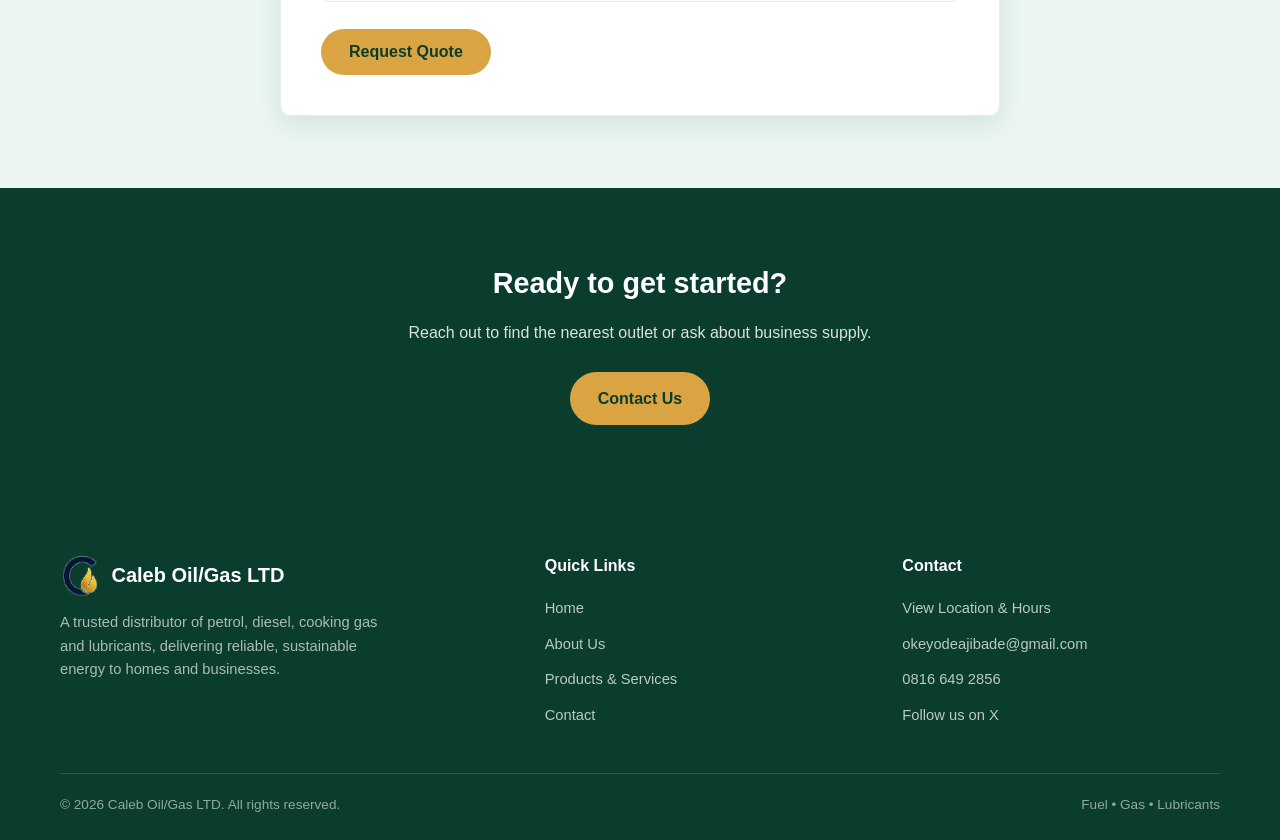
<file: products.html>
<!DOCTYPE html>
<html lang="en">
<head>
<meta charset="UTF-8" />
<script>
(function () {
  var saved = localStorage.getItem("theme");
  var theme = saved || (window.matchMedia("(prefers-color-scheme: dark)").matches ? "dark" : "light");
  document.documentElement.setAttribute("data-theme", theme);
})();
</script>
<meta name="viewport" content="width=device-width, initial-scale=1.0" />
<title>Products &amp; Services | Caleb Oil/Gas LTD</title>
<meta name="description" content="Explore Caleb Oil/Gas LTD's range of petrol, diesel, LPG cooking gas and lubricants for homes and businesses." />
<link rel="icon" type="image/png" sizes="32x32" href="assets/images/favicon-32.png" />
<link rel="icon" type="image/png" sizes="16x16" href="assets/images/favicon-16.png" />
<link rel="apple-touch-icon" href="assets/images/favicon-180.png" />
<link rel="canonical" href="https://caleb-oil-gas-ltd.netlify.app/products.html" />
<meta property="og:type" content="website" />
<meta property="og:site_name" content="Caleb Oil/Gas LTD" />
<meta property="og:url" content="https://caleb-oil-gas-ltd.netlify.app/products.html" />
<meta property="og:title" content="Products & Services | Caleb Oil/Gas LTD" />
<meta property="og:description" content="Petrol, diesel, LPG cooking gas and lubricants for homes and businesses." />
<meta property="og:image" content="https://caleb-oil-gas-ltd.netlify.app/assets/images/fuel-pump.jpg" />
<meta name="twitter:card" content="summary_large_image" />
<meta name="twitter:site" content="@aj_boyx" />
<link rel="stylesheet" href="css/style.css" />
</head>
<body>

<header class="site-header">
  <nav class="nav">
    <a href="index.html" class="brand">
      <img src="assets/images/logo-icon.png" alt="Caleb Oil/Gas LTD logo" class="brand-mark" />
      Caleb Oil/Gas LTD
    </a>
    <div class="nav-right">
      <button class="theme-toggle" aria-label="Switch to dark mode" title="Switch to dark mode">
        <svg class="icon-sun" viewBox="0 0 24 24" fill="none" stroke="currentColor" stroke-width="2" stroke-linecap="round" stroke-linejoin="round"><circle cx="12" cy="12" r="5"/><line x1="12" y1="1" x2="12" y2="3"/><line x1="12" y1="21" x2="12" y2="23"/><line x1="4.22" y1="4.22" x2="5.64" y2="5.64"/><line x1="18.36" y1="18.36" x2="19.78" y2="19.78"/><line x1="1" y1="12" x2="3" y2="12"/><line x1="21" y1="12" x2="23" y2="12"/><line x1="4.22" y1="19.78" x2="5.64" y2="18.36"/><line x1="18.36" y1="5.64" x2="19.78" y2="4.22"/></svg>
        <svg class="icon-moon" viewBox="0 0 24 24" fill="currentColor"><path d="M21 12.79A9 9 0 1111.21 3 7 7 0 0021 12.79z"/></svg>
      </button>
      <button class="menu-toggle" aria-label="Toggle menu">
        <span></span><span></span><span></span>
      </button>
      <ul class="nav-links">
        <li><a href="index.html">Home</a></li>
        <li><a href="about.html">About Us</a></li>
        <li><a href="products.html" class="active">Products &amp; Services</a></li>
        <li><a href="contact.html">Contact</a></li>
      </ul>
    </div>
  </nav>
</header>

<section class="hero" style="padding: 64px 24px;">
  <div class="hero-inner" style="grid-template-columns: 1fr;">
    <div>
      <span class="eyebrow" style="color:#bfe6cf;">What We Offer</span>
      <h1 style="margin-top:10px;">Products &amp; Services</h1>
      <p>Everything you need to keep your home, vehicle or business running: fuel, cooking gas and lubricants, delivered with care.</p>
    </div>
  </div>
</section>

<section>
  <div class="product-detail reveal">
    <div class="img-placeholder img-photo">
      <img src="assets/images/fuel-pump.jpg" alt="Fuel pump dispensing petrol at a filling station" loading="lazy" />
    </div>
    <div>
      <span class="eyebrow">Fuel Supply</span>
      <h2 style="color:var(--heading); font-size:1.7rem; margin:10px 0 14px;">Petrol &amp; Diesel</h2>
      <p style="color:var(--text-muted);">Our fuel stations provide quality-assured petrol and diesel for private vehicles, commercial fleets, generators and industrial equipment. Every batch is handled under strict quality and safety standards to ensure consistent performance.</p>
      <div class="tag-list">
        <span class="tag">Petrol (PMS)</span>
        <span class="tag">Diesel (AGO)</span>
        <span class="tag">Fleet Supply</span>
        <span class="tag">Generator Fuel</span>
      </div>
    </div>
  </div>

  <div class="product-detail reverse reveal">
    <div class="img-placeholder img-photo">
      <img src="assets/images/lpg-cylinders.jpg" alt="Rows of LPG cooking gas cylinders in storage" loading="lazy" />
    </div>
    <div>
      <span class="eyebrow">Household &amp; Commercial</span>
      <h2 style="color:var(--heading); font-size:1.7rem; margin:10px 0 14px;">Cooking Gas (LPG)</h2>
      <p style="color:var(--text-muted);">We distribute LPG cooking gas for homes, restaurants and businesses, with cylinder refill and exchange options in a range of sizes. Our handling procedures prioritize safety from storage to delivery.</p>
      <div class="tag-list">
        <span class="tag">Cylinder Refill</span>
        <span class="tag">Cylinder Exchange</span>
        <span class="tag">Bulk Supply for Businesses</span>
        <span class="tag">Safe Handling</span>
      </div>
    </div>
  </div>

  <div class="product-detail reveal">
    <div class="img-placeholder img-photo">
      <img src="assets/images/lubricants.jpg" alt="Bottles of motor oil and lubricants" loading="lazy" />
    </div>
    <div>
      <span class="eyebrow">Vehicle &amp; Machinery Care</span>
      <h2 style="color:var(--heading); font-size:1.7rem; margin:10px 0 14px;">Lubricants &amp; Engine Oils</h2>
      <p style="color:var(--text-muted);">Our lubricant range includes engine oils, gear oils and greases suited to a variety of vehicles and machinery, helping extend equipment life and maintain performance.</p>
      <div class="tag-list">
        <span class="tag">Engine Oils</span>
        <span class="tag">Gear Oils</span>
        <span class="tag">Greases</span>
        <span class="tag">Workshop Supply</span>
      </div>
    </div>
  </div>
</section>

<section class="stats">
  <div class="section-header reveal">
    <span class="eyebrow">Our Promise</span>
    <h2>Quality You Can Rely On</h2>
  </div>
  <div class="grid reveal-group">
    <div class="card reveal">
      <div class="card-icon">✅</div>
      <h3>Quality Assured</h3>
      <p>Every product meets strict quality checks before it reaches you.</p>
    </div>
    <div class="card reveal">
      <div class="card-icon">🚚</div>
      <h3>Consistent Supply</h3>
      <p>Dependable stock levels so you're never left waiting.</p>
    </div>
    <div class="card reveal">
      <div class="card-icon">🛡️</div>
      <h3>Safe Handling</h3>
      <p>Strict safety protocols across storage, transport and delivery.</p>
    </div>
  </div>
</section>

<section style="background: var(--green-pale);">
  <div class="section-header reveal">
    <span class="eyebrow">Request a Quote</span>
    <h2>Get Pricing for Your Order</h2>
    <p>Tell us what you need and we'll get back to you with pricing and availability.</p>
  </div>
  <form name="quote" method="POST" data-netlify="true" netlify-honeypot="bot-field-quote" class="contact-form reveal" action="/thank-you.html" id="quote-form" novalidate>
    <input type="hidden" name="form-name" value="quote" />
    <p class="hidden-field">
      <label>Don't fill this out if you're human: <input name="bot-field-quote" /></label>
    </p>
    <div class="form-row">
      <div class="form-group">
        <label for="quote-name">Full Name</label>
        <input type="text" id="quote-name" name="name" required />
        <span class="field-error" data-error-for="quote-name"></span>
      </div>
      <div class="form-group">
        <label for="quote-phone">Phone Number</label>
        <input type="tel" id="quote-phone" name="phone" required />
        <span class="field-error" data-error-for="quote-phone"></span>
      </div>
    </div>
    <div class="form-group">
      <label for="quote-email">Email Address</label>
      <input type="email" id="quote-email" name="email" required />
      <span class="field-error" data-error-for="quote-email"></span>
    </div>
    <div class="form-row">
      <div class="form-group">
        <label for="quote-product">Product Interested In</label>
        <select id="quote-product" name="product" required>
          <option value="">Select a product</option>
          <option value="Petrol/Diesel">Petrol / Diesel</option>
          <option value="LPG Cooking Gas">LPG Cooking Gas</option>
          <option value="Lubricants & Engine Oils">Lubricants &amp; Engine Oils</option>
          <option value="Multiple / Not sure">Multiple / Not sure</option>
        </select>
        <span class="field-error" data-error-for="quote-product"></span>
      </div>
      <div class="form-group">
        <label for="quote-quantity">Quantity Needed</label>
        <input type="text" id="quote-quantity" name="quantity" placeholder="e.g. 500 litres, 20 cylinders" required />
        <span class="field-error" data-error-for="quote-quantity"></span>
      </div>
    </div>
    <div class="form-group">
      <label for="quote-message">Additional Details</label>
      <textarea id="quote-message" name="message" rows="4" placeholder="Delivery location, timing, or anything else we should know"></textarea>
    </div>
    <button type="submit" class="btn btn-primary">Request Quote</button>
  </form>
</section>

<section class="cta-band">
  <h2>Ready to get started?</h2>
  <p>Reach out to find the nearest outlet or ask about business supply.</p>
  <a href="contact.html" class="btn btn-primary">Contact Us</a>
</section>

<footer class="site-footer">
  <div class="footer-grid">
    <div class="footer-brand">
      <a href="index.html" class="brand">
        <img src="assets/images/logo-icon.png" alt="Caleb Oil/Gas LTD logo" class="brand-mark" />
        Caleb Oil/Gas LTD
      </a>
      <p>A trusted distributor of petrol, diesel, cooking gas and lubricants, delivering reliable, sustainable energy to homes and businesses.</p>
    </div>
    <div class="footer-col">
      <h4>Quick Links</h4>
      <ul>
        <li><a href="index.html">Home</a></li>
        <li><a href="about.html">About Us</a></li>
        <li><a href="products.html">Products &amp; Services</a></li>
        <li><a href="contact.html">Contact</a></li>
      </ul>
    </div>
    <div class="footer-col">
      <h4>Contact</h4>
      <ul>
        <li><a href="contact.html">View Location &amp; Hours</a></li>
        <li><a href="mailto:okeyodeajibade@gmail.com">okeyodeajibade@gmail.com</a></li>
        <li><a href="tel:+2348166492856">0816 649 2856</a></li>
        <li><a href="https://x.com/aj_boyx?s=11" target="_blank" rel="noopener noreferrer">Follow us on X</a></li>
      </ul>
    </div>
  </div>
  <div class="footer-bottom">
    <span>© 2026 Caleb Oil/Gas LTD. All rights reserved.</span>
    <span>Fuel • Gas • Lubricants</span>
  </div>
</footer>

<a href="https://wa.me/2348166492856?text=Hello%20Caleb%20Oil%2FGas%20LTD%2C%20I%27d%20like%20to%20enquire%20about%20your%20products." class="whatsapp-float" target="_blank" rel="noopener noreferrer" aria-label="Chat with us on WhatsApp">
  <svg viewBox="0 0 24 24"><path d="M12.04 2c-5.46 0-9.91 4.45-9.91 9.91 0 1.75.46 3.45 1.32 4.95L2 22l5.25-1.38c1.45.79 3.08 1.21 4.79 1.21 5.46 0 9.91-4.45 9.91-9.91S17.5 2 12.04 2zm0 18.02c-1.48 0-2.93-.4-4.19-1.15l-.3-.18-3.12.82.83-3.04-.19-.31a8.02 8.02 0 0 1-1.24-4.25c0-4.42 3.6-8.02 8.02-8.02 4.42 0 8.02 3.6 8.02 8.02 0 4.42-3.6 8.02-8.02 8.02zm4.4-6.02c-.24-.12-1.43-.7-1.65-.78-.22-.08-.38-.12-.54.12-.16.24-.62.78-.76.94-.14.16-.28.18-.52.06-.24-.12-1.02-.38-1.94-1.2-.72-.64-1.2-1.43-1.34-1.67-.14-.24-.02-.37.1-.49.11-.11.24-.28.36-.42.12-.14.16-.24.24-.4.08-.16.04-.3-.02-.42-.06-.12-.54-1.3-.74-1.78-.2-.47-.4-.4-.54-.41h-.46c-.16 0-.42.06-.64.3-.22.24-.84.82-.84 2s.86 2.32.98 2.48c.12.16 1.7 2.6 4.12 3.64.58.25 1.03.4 1.38.51.58.18 1.11.16 1.53.1.47-.07 1.43-.58 1.63-1.15.2-.56.2-1.04.14-1.14-.06-.1-.22-.16-.46-.28z"/></svg>
</a>
<script src="js/main.js"></script>
</body>
</html>
</file>
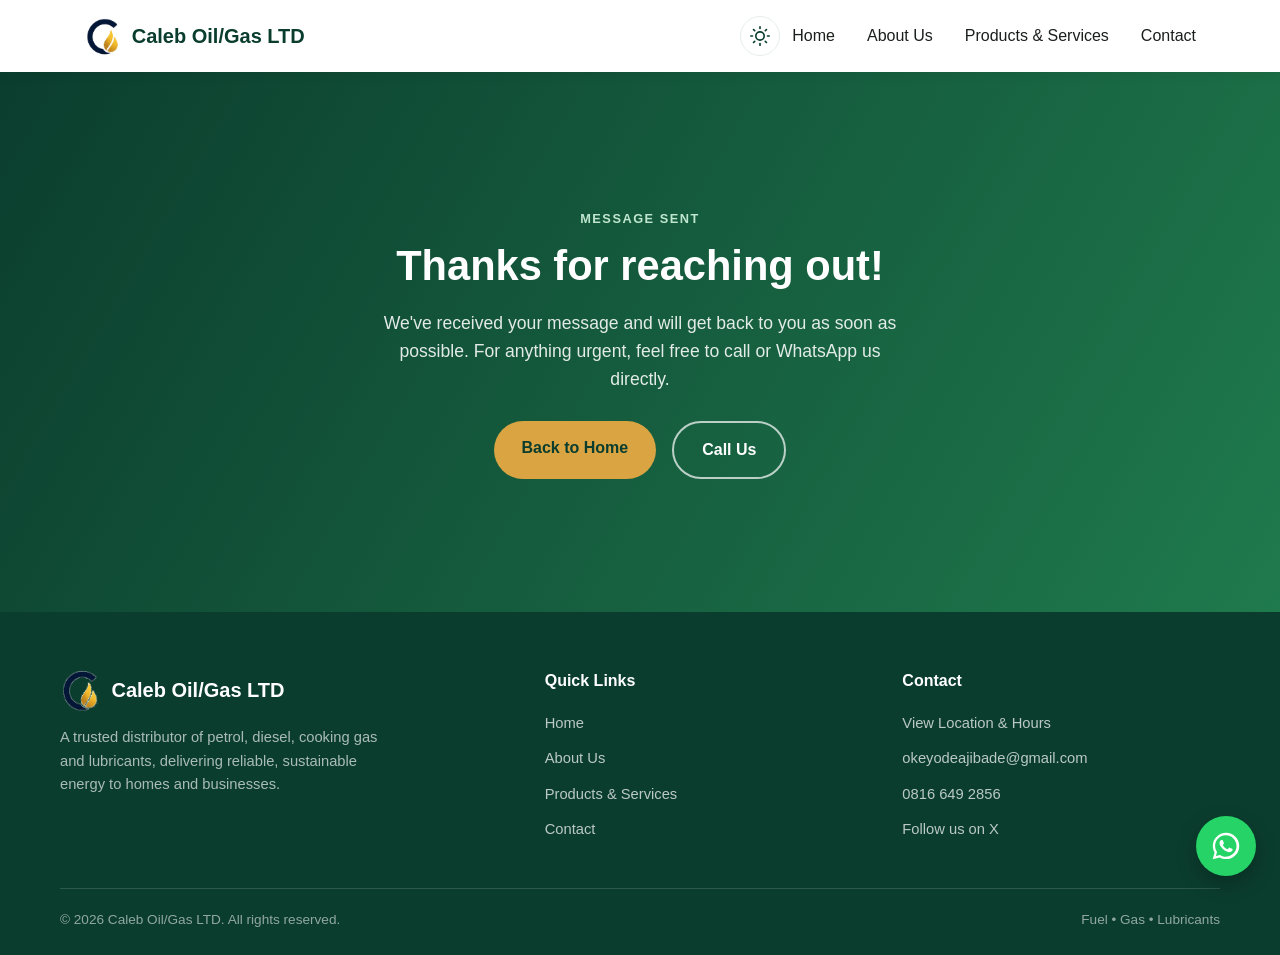
<file: thank-you.html>
<!DOCTYPE html>
<html lang="en">
<head>
<meta charset="UTF-8" />
<script>
(function () {
  var saved = localStorage.getItem("theme");
  var theme = saved || (window.matchMedia("(prefers-color-scheme: dark)").matches ? "dark" : "light");
  document.documentElement.setAttribute("data-theme", theme);
})();
</script>
<meta name="viewport" content="width=device-width, initial-scale=1.0" />
<title>Thank You | Caleb Oil/Gas LTD</title>
<meta name="robots" content="noindex" />
<link rel="icon" type="image/png" sizes="32x32" href="assets/images/favicon-32.png" />
<link rel="icon" type="image/png" sizes="16x16" href="assets/images/favicon-16.png" />
<link rel="apple-touch-icon" href="assets/images/favicon-180.png" />
<link rel="stylesheet" href="css/style.css" />
</head>
<body>

<header class="site-header">
  <nav class="nav">
    <a href="index.html" class="brand">
      <img src="assets/images/logo-icon.png" alt="Caleb Oil/Gas LTD logo" class="brand-mark" />
      Caleb Oil/Gas LTD
    </a>
    <div class="nav-right">
      <button class="theme-toggle" aria-label="Switch to dark mode" title="Switch to dark mode">
        <svg class="icon-sun" viewBox="0 0 24 24" fill="none" stroke="currentColor" stroke-width="2" stroke-linecap="round" stroke-linejoin="round"><circle cx="12" cy="12" r="5"/><line x1="12" y1="1" x2="12" y2="3"/><line x1="12" y1="21" x2="12" y2="23"/><line x1="4.22" y1="4.22" x2="5.64" y2="5.64"/><line x1="18.36" y1="18.36" x2="19.78" y2="19.78"/><line x1="1" y1="12" x2="3" y2="12"/><line x1="21" y1="12" x2="23" y2="12"/><line x1="4.22" y1="19.78" x2="5.64" y2="18.36"/><line x1="18.36" y1="5.64" x2="19.78" y2="4.22"/></svg>
        <svg class="icon-moon" viewBox="0 0 24 24" fill="currentColor"><path d="M21 12.79A9 9 0 1111.21 3 7 7 0 0021 12.79z"/></svg>
      </button>
      <button class="menu-toggle" aria-label="Toggle menu">
        <span></span><span></span><span></span>
      </button>
      <ul class="nav-links">
        <li><a href="index.html">Home</a></li>
        <li><a href="about.html">About Us</a></li>
        <li><a href="products.html">Products &amp; Services</a></li>
        <li><a href="contact.html">Contact</a></li>
      </ul>
    </div>
  </nav>
</header>

<section class="hero" style="min-height: 60vh; display:flex; align-items:center;">
  <div class="hero-inner" style="grid-template-columns: 1fr; text-align:center;">
    <div>
      <span class="eyebrow" style="color:#bfe6cf;">Message Sent</span>
      <h1 style="margin-top:10px;">Thanks for reaching out!</h1>
      <p style="margin-left:auto; margin-right:auto;">We've received your message and will get back to you as soon as possible. For anything urgent, feel free to call or WhatsApp us directly.</p>
      <div class="hero-buttons" style="justify-content:center;">
        <a href="index.html" class="btn btn-primary">Back to Home</a>
        <a href="tel:+2348166492856" class="btn btn-outline">Call Us</a>
      </div>
    </div>
  </div>
</section>

<footer class="site-footer">
  <div class="footer-grid">
    <div class="footer-brand">
      <a href="index.html" class="brand">
        <img src="assets/images/logo-icon.png" alt="Caleb Oil/Gas LTD logo" class="brand-mark" />
        Caleb Oil/Gas LTD
      </a>
      <p>A trusted distributor of petrol, diesel, cooking gas and lubricants, delivering reliable, sustainable energy to homes and businesses.</p>
    </div>
    <div class="footer-col">
      <h4>Quick Links</h4>
      <ul>
        <li><a href="index.html">Home</a></li>
        <li><a href="about.html">About Us</a></li>
        <li><a href="products.html">Products &amp; Services</a></li>
        <li><a href="contact.html">Contact</a></li>
      </ul>
    </div>
    <div class="footer-col">
      <h4>Contact</h4>
      <ul>
        <li><a href="contact.html">View Location &amp; Hours</a></li>
        <li><a href="mailto:okeyodeajibade@gmail.com">okeyodeajibade@gmail.com</a></li>
        <li><a href="tel:+2348166492856">0816 649 2856</a></li>
        <li><a href="https://x.com/aj_boyx?s=11" target="_blank" rel="noopener noreferrer">Follow us on X</a></li>
      </ul>
    </div>
  </div>
  <div class="footer-bottom">
    <span>© 2026 Caleb Oil/Gas LTD. All rights reserved.</span>
    <span>Fuel • Gas • Lubricants</span>
  </div>
</footer>

<a href="https://wa.me/2348166492856?text=Hello%20Caleb%20Oil%2FGas%20LTD%2C%20I%27d%20like%20to%20enquire%20about%20your%20products." class="whatsapp-float" target="_blank" rel="noopener noreferrer" aria-label="Chat with us on WhatsApp">
  <svg viewBox="0 0 24 24"><path d="M12.04 2c-5.46 0-9.91 4.45-9.91 9.91 0 1.75.46 3.45 1.32 4.95L2 22l5.25-1.38c1.45.79 3.08 1.21 4.79 1.21 5.46 0 9.91-4.45 9.91-9.91S17.5 2 12.04 2zm0 18.02c-1.48 0-2.93-.4-4.19-1.15l-.3-.18-3.12.82.83-3.04-.19-.31a8.02 8.02 0 0 1-1.24-4.25c0-4.42 3.6-8.02 8.02-8.02 4.42 0 8.02 3.6 8.02 8.02 0 4.42-3.6 8.02-8.02 8.02zm4.4-6.02c-.24-.12-1.43-.7-1.65-.78-.22-.08-.38-.12-.54.12-.16.24-.62.78-.76.94-.14.16-.28.18-.52.06-.24-.12-1.02-.38-1.94-1.2-.72-.64-1.2-1.43-1.34-1.67-.14-.24-.02-.37.1-.49.11-.11.24-.28.36-.42.12-.14.16-.24.24-.4.08-.16.04-.3-.02-.42-.06-.12-.54-1.3-.74-1.78-.2-.47-.4-.4-.54-.41h-.46c-.16 0-.42.06-.64.3-.22.24-.84.82-.84 2s.86 2.32.98 2.48c.12.16 1.7 2.6 4.12 3.64.58.25 1.03.4 1.38.51.58.18 1.11.16 1.53.1.47-.07 1.43-.58 1.63-1.15.2-.56.2-1.04.14-1.14-.06-.1-.22-.16-.46-.28z"/></svg>
</a>
<script src="js/main.js"></script>
</body>
</html>
</file>
<file: css/style.css>
:root {
  --green-dark: #0b3d2e;
  --green: #1f7a4d;
  --green-light: #4caf7d;
  --green-pale: #eaf6ef;
  --gold: #d9a441;
  --text-dark: #1a1f1c;
  --text-muted: #5a6b62;
  --white: #ffffff;
  --heading: var(--green-dark);
  --page-bg: #ffffff;
  --surface: #ffffff;
  --border: #e6efe9;
  --border-soft: #eef3f0;
  --max-width: 1160px;
  --radius: 10px;
  --shadow: 0 8px 24px rgba(11, 61, 46, 0.10);
  color-scheme: light;
}

:root[data-theme="dark"] {
  --green: #34b673;
  --green-light: #5fd696;
  --green-pale: #14261f;
  --text-dark: #eaf3ee;
  --text-muted: #9db3a8;
  --heading: #d7f2e3;
  --page-bg: #0d1712;
  --surface: #16241f;
  --border: #24382f;
  --border-soft: #1c2f27;
  --shadow: 0 8px 24px rgba(0, 0, 0, 0.45);
  color-scheme: dark;
}

@media (prefers-color-scheme: dark) {
  :root:not([data-theme="light"]) {
    --green: #34b673;
    --green-light: #5fd696;
    --green-pale: #14261f;
    --text-dark: #eaf3ee;
    --text-muted: #9db3a8;
    --heading: #d7f2e3;
    --page-bg: #0d1712;
    --surface: #16241f;
    --border: #24382f;
    --border-soft: #1c2f27;
    --shadow: 0 8px 24px rgba(0, 0, 0, 0.45);
    color-scheme: dark;
  }
}

* {
  box-sizing: border-box;
  margin: 0;
  padding: 0;
}

html {
  scroll-behavior: smooth;
}

body {
  font-family: "Segoe UI", Roboto, Helvetica, Arial, sans-serif;
  color: var(--text-dark);
  background: var(--page-bg);
  line-height: 1.6;
  transition: background-color 0.2s ease, color 0.2s ease;
}

a {
  text-decoration: none;
  color: inherit;
}

img {
  max-width: 100%;
  display: block;
}

ul {
  list-style: none;
}

.container {
  max-width: var(--max-width);
  margin: 0 auto;
  padding: 0 24px;
}

/* Header */
.site-header {
  position: sticky;
  top: 0;
  z-index: 100;
  background: var(--surface);
  box-shadow: 0 2px 12px rgba(0, 0, 0, 0.06);
  transition: background-color 0.2s ease;
}

.nav {
  display: flex;
  align-items: center;
  justify-content: space-between;
  padding: 16px 24px;
  max-width: var(--max-width);
  margin: 0 auto;
}

.nav-right {
  display: flex;
  align-items: center;
  gap: 12px;
}

.brand {
  display: flex;
  align-items: center;
  gap: 10px;
  font-weight: 700;
  font-size: 1.25rem;
  color: var(--heading);
}

.brand-mark {
  height: 40px;
  width: auto;
  display: block;
  flex-shrink: 0;
}

.footer-brand .brand-mark {
  height: 44px;
}

.nav-links {
  display: flex;
  gap: 32px;
  align-items: center;
}

.nav-links a {
  font-weight: 500;
  color: var(--text-dark);
  position: relative;
  padding: 4px 0;
}

.nav-links a:hover,
.nav-links a.active {
  color: var(--green);
}

.nav-links a.active::after {
  content: "";
  position: absolute;
  left: 0;
  bottom: -4px;
  width: 100%;
  height: 2px;
  background: var(--green);
  border-radius: 2px;
}

.theme-toggle {
  display: flex;
  align-items: center;
  justify-content: center;
  width: 40px;
  height: 40px;
  border-radius: 50%;
  border: 1px solid var(--border);
  background: none;
  color: var(--heading);
  cursor: pointer;
  margin-left: 12px;
  flex-shrink: 0;
  transition: background-color 0.2s ease, border-color 0.2s ease, transform 0.15s ease;
}

.theme-toggle:hover {
  background: var(--green-pale);
}

.theme-toggle:active {
  transform: scale(0.92);
}

.theme-toggle svg {
  width: 20px;
  height: 20px;
}

.theme-toggle .icon-moon {
  display: none;
}

:root[data-theme="dark"] .theme-toggle .icon-sun {
  display: none;
}

:root[data-theme="dark"] .theme-toggle .icon-moon {
  display: block;
}

.menu-toggle {
  display: none;
  flex-direction: column;
  gap: 5px;
  background: none;
  border: none;
  cursor: pointer;
  padding: 6px;
}

.menu-toggle span {
  width: 26px;
  height: 3px;
  background: var(--heading);
  border-radius: 2px;
  transition: transform 0.25s ease, opacity 0.2s ease;
}

.menu-toggle.active span:nth-child(1) {
  transform: translateY(8px) rotate(45deg);
}

.menu-toggle.active span:nth-child(2) {
  opacity: 0;
}

.menu-toggle.active span:nth-child(3) {
  transform: translateY(-8px) rotate(-45deg);
}

/* Hero */
.hero {
  background: linear-gradient(120deg, var(--green-dark) 0%, var(--green) 100%);
  color: var(--white);
  padding: 90px 24px;
}

.hero-inner {
  max-width: var(--max-width);
  margin: 0 auto;
  display: grid;
  grid-template-columns: 1.1fr 0.9fr;
  gap: 48px;
  align-items: center;
}

.hero h1 {
  font-size: 2.6rem;
  line-height: 1.2;
  margin-bottom: 18px;
}

.hero p {
  font-size: 1.1rem;
  color: rgba(255, 255, 255, 0.88);
  margin-bottom: 28px;
  max-width: 520px;
}

.hero-buttons {
  display: flex;
  gap: 16px;
  flex-wrap: wrap;
}

.btn {
  display: inline-block;
  padding: 14px 28px;
  border-radius: 30px;
  font-weight: 600;
  transition: transform 0.15s ease, box-shadow 0.15s ease;
}

.btn:active {
  transform: scale(0.97);
}

.btn-primary {
  background: var(--gold);
  color: var(--green-dark) !important;
}

.btn-primary:hover {
  transform: translateY(-2px);
  box-shadow: 0 6px 18px rgba(217, 164, 65, 0.4);
}

.btn-outline {
  border: 2px solid rgba(255, 255, 255, 0.7);
  color: var(--white) !important;
}

.btn-outline:hover {
  background: rgba(255, 255, 255, 0.12);
}

.hero-graphic {
  background: rgba(255, 255, 255, 0.08);
  border: 1px solid rgba(255, 255, 255, 0.18);
  border-radius: var(--radius);
  padding: 32px;
  backdrop-filter: blur(2px);
}

.hero-graphic ul li {
  display: flex;
  align-items: center;
  gap: 12px;
  padding: 12px 0;
  border-bottom: 1px solid rgba(255, 255, 255, 0.14);
  font-weight: 500;
}

.hero-graphic ul li:last-child {
  border-bottom: none;
}

.dot {
  width: 10px;
  height: 10px;
  border-radius: 50%;
  background: var(--gold);
  flex-shrink: 0;
}

/* Sections */
section {
  padding: 72px 24px;
}

.section-header {
  text-align: center;
  max-width: 640px;
  margin: 0 auto 48px;
}

.eyebrow {
  color: var(--green);
  font-weight: 700;
  letter-spacing: 1.5px;
  text-transform: uppercase;
  font-size: 0.8rem;
}

.section-header h2 {
  font-size: 2rem;
  margin: 10px 0 12px;
  color: var(--heading);
}

.section-header p {
  color: var(--text-muted);
}

/* Cards grid */
.grid {
  max-width: var(--max-width);
  margin: 0 auto;
  display: grid;
  grid-template-columns: repeat(3, 1fr);
  gap: 28px;
}

.card {
  background: var(--surface);
  border: 1px solid var(--border);
  border-radius: var(--radius);
  padding: 32px 26px;
  box-shadow: var(--shadow);
  transition: transform 0.2s ease, background-color 0.2s ease, border-color 0.2s ease;
}

.card:hover {
  transform: translateY(-4px);
}

.card-icon {
  width: 52px;
  height: 52px;
  border-radius: 12px;
  background: var(--green-pale);
  display: flex;
  align-items: center;
  justify-content: center;
  font-size: 1.5rem;
  margin-bottom: 18px;
}

.card h3 {
  color: var(--heading);
  margin-bottom: 10px;
  font-size: 1.2rem;
}

.card p {
  color: var(--text-muted);
  font-size: 0.96rem;
}

/* Stats band */
.stats {
  background: var(--green-pale);
}

.stats-grid {
  max-width: var(--max-width);
  margin: 0 auto;
  display: grid;
  grid-template-columns: repeat(4, 1fr);
  gap: 24px;
  text-align: center;
}

.stat-num {
  font-size: 2.2rem;
  font-weight: 800;
  color: var(--heading);
}

.stat-label {
  color: var(--text-muted);
  font-size: 0.9rem;
  margin-top: 6px;
}

/* CTA band */
.cta-band {
  background: var(--green-dark);
  color: var(--white);
  text-align: center;
}

.cta-band h2 {
  font-size: 1.8rem;
  margin-bottom: 14px;
}

.cta-band p {
  color: rgba(255, 255, 255, 0.85);
  margin-bottom: 26px;
}

/* Two column content */
.two-col {
  max-width: var(--max-width);
  margin: 0 auto;
  display: grid;
  grid-template-columns: 1fr 1fr;
  gap: 56px;
  align-items: center;
}

.two-col img,
.img-placeholder {
  border-radius: var(--radius);
}

.img-placeholder {
  width: 100%;
  aspect-ratio: 4/3;
  background: linear-gradient(135deg, var(--green-pale), var(--border));
  display: flex;
  align-items: center;
  justify-content: center;
  color: var(--green);
  font-weight: 700;
  font-size: 1.1rem;
  border: 1px dashed var(--green-light);
}

.img-placeholder.img-photo {
  border: none;
  padding: 0;
  overflow: hidden;
}

.img-placeholder.img-photo img {
  width: 100%;
  height: 100%;
  object-fit: cover;
}

.value-list li {
  display: flex;
  gap: 14px;
  padding: 14px 0;
  border-bottom: 1px solid var(--border-soft);
}

.value-list li:last-child {
  border-bottom: none;
}

.value-list h4 {
  color: var(--heading);
  margin-bottom: 4px;
}

.value-list p {
  color: var(--text-muted);
  font-size: 0.95rem;
}

/* Timeline (About page) */
.timeline {
  max-width: 780px;
  margin: 0 auto;
  border-left: 3px solid var(--green-light);
  padding-left: 32px;
}

.timeline-item {
  position: relative;
  padding-bottom: 36px;
}

.timeline-item:last-child {
  padding-bottom: 0;
}

.timeline-item::before {
  content: "";
  position: absolute;
  left: -40px;
  top: 4px;
  width: 14px;
  height: 14px;
  border-radius: 50%;
  background: var(--gold);
  border: 3px solid var(--surface);
  box-shadow: 0 0 0 2px var(--green-light);
}

.timeline-year {
  color: var(--green);
  font-weight: 700;
  font-size: 0.9rem;
}

.timeline-item h4 {
  margin: 4px 0 6px;
  color: var(--heading);
}

.timeline-item p {
  color: var(--text-muted);
}

/* Products page */
.product-detail {
  max-width: var(--max-width);
  margin: 0 auto 64px;
  display: grid;
  grid-template-columns: 0.9fr 1.1fr;
  gap: 48px;
  align-items: center;
}

.product-detail.reverse .img-placeholder {
  order: 2;
}

.tag-list {
  display: flex;
  flex-wrap: wrap;
  gap: 10px;
  margin-top: 18px;
}

.tag {
  background: var(--green-pale);
  color: var(--heading);
  padding: 6px 14px;
  border-radius: 20px;
  font-size: 0.85rem;
  font-weight: 600;
}

/* Contact page */
.contact-grid {
  max-width: var(--max-width);
  margin: 0 auto;
  display: grid;
  grid-template-columns: 1fr 1fr;
  gap: 40px;
}

.contact-card {
  background: var(--surface);
  border: 1px solid var(--border);
  border-radius: var(--radius);
  padding: 28px;
  box-shadow: var(--shadow);
  display: flex;
  gap: 18px;
  align-items: flex-start;
}

.contact-card .card-icon {
  flex-shrink: 0;
  margin-bottom: 0;
}

.contact-card h3 {
  color: var(--heading);
  margin-bottom: 6px;
}

.contact-card p, .contact-card a {
  color: var(--text-muted);
}

.map-placeholder {
  grid-column: 1 / -1;
  height: 320px;
  border-radius: var(--radius);
  background: repeating-linear-gradient(45deg, var(--green-pale), var(--green-pale) 12px, var(--border) 12px, var(--border) 24px);
  display: flex;
  align-items: center;
  justify-content: center;
  color: var(--heading);
  font-weight: 700;
  border: 1px solid var(--border);
}

.map-embed {
  grid-column: 1 / -1;
  height: 320px;
  border-radius: var(--radius);
  overflow: hidden;
  border: 1px solid var(--border);
  box-shadow: var(--shadow);
}

.hours-list li {
  display: flex;
  justify-content: space-between;
  padding: 10px 0;
  border-bottom: 1px solid var(--border-soft);
  color: var(--text-muted);
}

.hours-list li span:first-child {
  color: var(--text-dark);
  font-weight: 600;
}

/* Footer */
.site-footer {
  background: var(--green-dark);
  color: rgba(255, 255, 255, 0.85);
  padding: 56px 24px 24px;
}

.footer-grid {
  max-width: var(--max-width);
  margin: 0 auto;
  display: grid;
  grid-template-columns: 1.4fr 1fr 1fr;
  gap: 40px;
  padding-bottom: 36px;
}

.footer-brand .brand {
  color: var(--white);
}

.footer-brand p {
  margin-top: 14px;
  color: rgba(255, 255, 255, 0.65);
  font-size: 0.92rem;
  max-width: 320px;
}

.footer-col h4 {
  margin-bottom: 16px;
  font-size: 1rem;
  color: var(--white);
}

.footer-col li {
  margin-bottom: 10px;
}

.footer-col a {
  color: rgba(255, 255, 255, 0.72);
  font-size: 0.92rem;
}

.footer-col a:hover {
  color: var(--gold);
}

.footer-bottom {
  max-width: var(--max-width);
  margin: 0 auto;
  border-top: 1px solid rgba(255, 255, 255, 0.14);
  padding-top: 20px;
  font-size: 0.85rem;
  color: rgba(255, 255, 255, 0.55);
  display: flex;
  justify-content: space-between;
  flex-wrap: wrap;
  gap: 10px;
}

/* Responsive */
@media (max-width: 900px) {
  .hero-inner,
  .two-col,
  .product-detail,
  .contact-grid {
    grid-template-columns: 1fr;
  }

  .product-detail.reverse .img-placeholder {
    order: 0;
  }

  .grid {
    grid-template-columns: repeat(2, 1fr);
  }

  .stats-grid {
    grid-template-columns: repeat(2, 1fr);
    row-gap: 32px;
  }

  .footer-grid {
    grid-template-columns: 1fr 1fr;
  }
}

@media (max-width: 680px) {
  .menu-toggle {
    display: flex;
  }

  .nav-links {
    position: absolute;
    top: 100%;
    left: 0;
    right: 0;
    background: var(--surface);
    flex-direction: column;
    align-items: flex-start;
    gap: 0;
    padding: 8px 24px 20px;
    box-shadow: 0 8px 16px rgba(0, 0, 0, 0.08);
    border-bottom: 1px solid var(--border);
    display: flex;
    opacity: 0;
    visibility: hidden;
    transform: translateY(-8px);
    transition: opacity 200ms ease-out, transform 200ms ease-out, visibility 200ms;
  }

  .nav-links.open {
    opacity: 1;
    visibility: visible;
    transform: none;
  }

  .nav-links li {
    width: 100%;
    padding: 10px 0;
    border-bottom: 1px solid var(--border-soft);
  }

  .hero {
    padding: 56px 20px;
  }

  .hero h1 {
    font-size: 2rem;
  }

  .grid {
    grid-template-columns: 1fr;
  }

  .stats-grid {
    grid-template-columns: 1fr 1fr;
  }

  .footer-grid {
    grid-template-columns: 1fr;
  }
}

/* Scroll reveal */
.reveal {
  opacity: 0;
  transform: translateY(24px);
  transition: opacity 0.7s ease, transform 0.7s ease;
}

.reveal.in-view {
  opacity: 1;
  transform: none;
}

@media (prefers-reduced-motion: reduce) {
  .reveal {
    opacity: 1;
    transform: none;
    transition: none;
  }
}

/* WhatsApp floating button */
.whatsapp-float {
  position: fixed;
  bottom: 24px;
  right: 24px;
  width: 60px;
  height: 60px;
  border-radius: 50%;
  background: #25d366;
  display: flex;
  align-items: center;
  justify-content: center;
  box-shadow: 0 8px 20px rgba(0, 0, 0, 0.25);
  z-index: 200;
  transition: transform 0.2s ease;
}

.whatsapp-float:hover {
  transform: scale(1.08);
}

.whatsapp-float svg {
  width: 32px;
  height: 32px;
  fill: var(--white);
}

@media (max-width: 680px) {
  .whatsapp-float {
    width: 52px;
    height: 52px;
    bottom: 18px;
    right: 18px;
  }

  .whatsapp-float svg {
    width: 28px;
    height: 28px;
  }
}

/* Contact form */
.contact-form {
  max-width: 720px;
  margin: 0 auto;
  background: var(--surface);
  border: 1px solid var(--border);
  border-radius: var(--radius);
  box-shadow: var(--shadow);
  padding: 40px;
}

.form-row {
  display: grid;
  grid-template-columns: 1fr 1fr;
  gap: 20px;
}

.form-group {
  margin-bottom: 20px;
}

.form-group label {
  display: block;
  font-weight: 600;
  color: var(--heading);
  margin-bottom: 8px;
  font-size: 0.92rem;
}

.form-group input,
.form-group select,
.form-group textarea {
  width: 100%;
  padding: 12px 14px;
  border: 1px solid var(--border);
  border-radius: 8px;
  font-family: inherit;
  font-size: 0.96rem;
  color: var(--text-dark);
  background: var(--surface);
  transition: border-color 0.2s ease, box-shadow 0.2s ease;
}

.form-group input:focus,
.form-group select:focus,
.form-group textarea:focus {
  outline: none;
  border-color: var(--green);
  box-shadow: 0 0 0 3px rgba(31, 122, 77, 0.15);
}

.form-group textarea {
  resize: vertical;
}

.form-group input.invalid,
.form-group select.invalid,
.form-group textarea.invalid {
  border-color: #d9534f;
}

.form-group input.invalid:focus,
.form-group select.invalid:focus,
.form-group textarea.invalid:focus {
  box-shadow: 0 0 0 3px rgba(217, 83, 79, 0.15);
}

.field-error {
  display: block;
  color: #d9534f;
  font-size: 0.82rem;
  margin-top: 6px;
  min-height: 1.1em;
}

.hidden-field {
  position: absolute;
  left: -9999px;
}

.contact-form .btn {
  border: none;
  cursor: pointer;
  font-size: 1rem;
}

@media (max-width: 680px) {
  .contact-form {
    padding: 26px 20px;
  }

  .form-row {
    grid-template-columns: 1fr;
  }
}

/* FAQ */
.faq-list {
  max-width: 780px;
  margin: 0 auto;
}

.faq-item {
  background: var(--surface);
  border: 1px solid var(--border);
  border-radius: var(--radius);
  margin-bottom: 14px;
  overflow: hidden;
}

.faq-item summary {
  list-style: none;
  cursor: pointer;
  padding: 20px 24px;
  font-weight: 600;
  color: var(--heading);
  display: flex;
  justify-content: space-between;
  align-items: center;
  gap: 12px;
}

.faq-item summary::-webkit-details-marker {
  display: none;
}

.faq-item summary::after {
  content: "+";
  font-size: 1.4rem;
  color: var(--green);
  flex-shrink: 0;
  transition: transform 0.2s ease;
}

.faq-item[open] summary::after {
  transform: rotate(45deg);
}

.faq-content {
  overflow: hidden;
  height: 0;
  transition: height 250ms ease-out;
}

.faq-item p {
  padding: 0 24px 20px;
  color: var(--text-muted);
  margin: 0;
}

@media (prefers-reduced-motion: reduce) {
  .faq-content {
    transition: none;
  }
}

/* Group-entrance stagger for card/gallery/testimonial grids */
.grid.reveal-group > *:nth-child(1),
.gallery-grid.reveal-group > *:nth-child(1),
.testimonial-grid.reveal-group > *:nth-child(1),
.stats-grid.reveal-group > *:nth-child(1),
.contact-grid.reveal-group > *:nth-child(1) {
  transition-delay: 0ms;
}
.grid.reveal-group > *:nth-child(2),
.gallery-grid.reveal-group > *:nth-child(2),
.testimonial-grid.reveal-group > *:nth-child(2),
.stats-grid.reveal-group > *:nth-child(2),
.contact-grid.reveal-group > *:nth-child(2) {
  transition-delay: 70ms;
}
.grid.reveal-group > *:nth-child(3),
.gallery-grid.reveal-group > *:nth-child(3),
.testimonial-grid.reveal-group > *:nth-child(3),
.stats-grid.reveal-group > *:nth-child(3),
.contact-grid.reveal-group > *:nth-child(3) {
  transition-delay: 140ms;
}
.grid.reveal-group > *:nth-child(4),
.gallery-grid.reveal-group > *:nth-child(4),
.testimonial-grid.reveal-group > *:nth-child(4),
.stats-grid.reveal-group > *:nth-child(4),
.contact-grid.reveal-group > *:nth-child(4) {
  transition-delay: 210ms;
}
.grid.reveal-group > *:nth-child(5),
.gallery-grid.reveal-group > *:nth-child(5),
.contact-grid.reveal-group > *:nth-child(5) {
  transition-delay: 280ms;
}
.grid.reveal-group > *:nth-child(6),
.gallery-grid.reveal-group > *:nth-child(6),
.contact-grid.reveal-group > *:nth-child(6) {
  transition-delay: 350ms;
}

/* Testimonials */
.testimonial-grid {
  max-width: var(--max-width);
  margin: 0 auto;
  display: grid;
  grid-template-columns: repeat(3, 1fr);
  gap: 28px;
}

@media (max-width: 900px) {
  .testimonial-grid {
    grid-template-columns: 1fr;
  }
}

.testimonial-card {
  background: var(--surface);
  border: 1px solid var(--border);
  border-radius: var(--radius);
  padding: 28px;
  box-shadow: var(--shadow);
}

.testimonial-card .stars {
  color: var(--gold);
  letter-spacing: 2px;
  margin-bottom: 14px;
}

.testimonial-card p.quote {
  color: var(--text-dark);
  font-style: italic;
  margin-bottom: 18px;
}

.testimonial-author {
  display: flex;
  align-items: center;
  gap: 12px;
}

.testimonial-avatar {
  width: 44px;
  height: 44px;
  border-radius: 50%;
  background: var(--green-pale);
  color: var(--heading);
  font-weight: 700;
  display: flex;
  align-items: center;
  justify-content: center;
  flex-shrink: 0;
}

.testimonial-author h4 {
  color: var(--heading);
  font-size: 0.95rem;
  margin-bottom: 2px;
}

.testimonial-author span {
  color: var(--text-muted);
  font-size: 0.85rem;
}

/* Gallery */
.gallery-grid {
  max-width: var(--max-width);
  margin: 0 auto;
  display: grid;
  grid-template-columns: repeat(3, 1fr);
  gap: 20px;
}

.gallery-item {
  border-radius: var(--radius);
  overflow: hidden;
  aspect-ratio: 4/3;
  box-shadow: var(--shadow);
}

.gallery-item img {
  width: 100%;
  height: 100%;
  object-fit: cover;
  transition: transform 0.35s ease;
}

.gallery-item:hover img {
  transform: scale(1.06);
}

.gallery-item {
  cursor: zoom-in;
}

/* Lightbox */
.lightbox {
  position: fixed;
  inset: 0;
  background: rgba(6, 14, 10, 0.9);
  display: flex;
  align-items: center;
  justify-content: center;
  z-index: 300;
  padding: 60px 24px;
  opacity: 0;
  visibility: hidden;
  transition: opacity 0.25s ease, visibility 0.25s ease;
}

.lightbox.open {
  opacity: 1;
  visibility: visible;
}

.lightbox-img {
  max-width: 90vw;
  max-height: 82vh;
  border-radius: 8px;
  box-shadow: 0 20px 60px rgba(0, 0, 0, 0.5);
  opacity: 0;
  transform: scale(0.96);
  transition: opacity 0.25s ease, transform 0.25s ease;
}

.lightbox.open .lightbox-img {
  opacity: 1;
  transform: none;
}

.lightbox-close,
.lightbox-prev,
.lightbox-next {
  position: absolute;
  background: rgba(255, 255, 255, 0.1);
  border: 1px solid rgba(255, 255, 255, 0.25);
  color: var(--white);
  width: 44px;
  height: 44px;
  border-radius: 50%;
  display: flex;
  align-items: center;
  justify-content: center;
  cursor: pointer;
  font-size: 1.3rem;
  line-height: 1;
  transition: background-color 0.2s ease, transform 0.15s ease;
}

.lightbox-close:hover,
.lightbox-prev:hover,
.lightbox-next:hover {
  background: rgba(255, 255, 255, 0.2);
}

.lightbox-close:active,
.lightbox-prev:active,
.lightbox-next:active {
  transform: scale(0.92);
}

.lightbox-close {
  top: 20px;
  right: 20px;
}

.lightbox-prev {
  left: 20px;
  top: 50%;
  transform: translateY(-50%);
}

.lightbox-next {
  right: 20px;
  top: 50%;
  transform: translateY(-50%);
}

.lightbox-prev:active {
  transform: translateY(-50%) scale(0.92);
}

.lightbox-next:active {
  transform: translateY(-50%) scale(0.92);
}

.lightbox-counter {
  position: absolute;
  bottom: 24px;
  left: 50%;
  transform: translateX(-50%);
  color: rgba(255, 255, 255, 0.75);
  font-size: 0.85rem;
  letter-spacing: 0.5px;
}

@media (max-width: 680px) {
  .lightbox-prev,
  .lightbox-next {
    width: 38px;
    height: 38px;
    font-size: 1.1rem;
  }

  .lightbox-close {
    top: 12px;
    right: 12px;
  }
}

@media (max-width: 900px) {
  .gallery-grid {
    grid-template-columns: repeat(2, 1fr);
  }
}

@media (max-width: 680px) {
  .gallery-grid {
    grid-template-columns: 1fr;
  }
}
</file>
